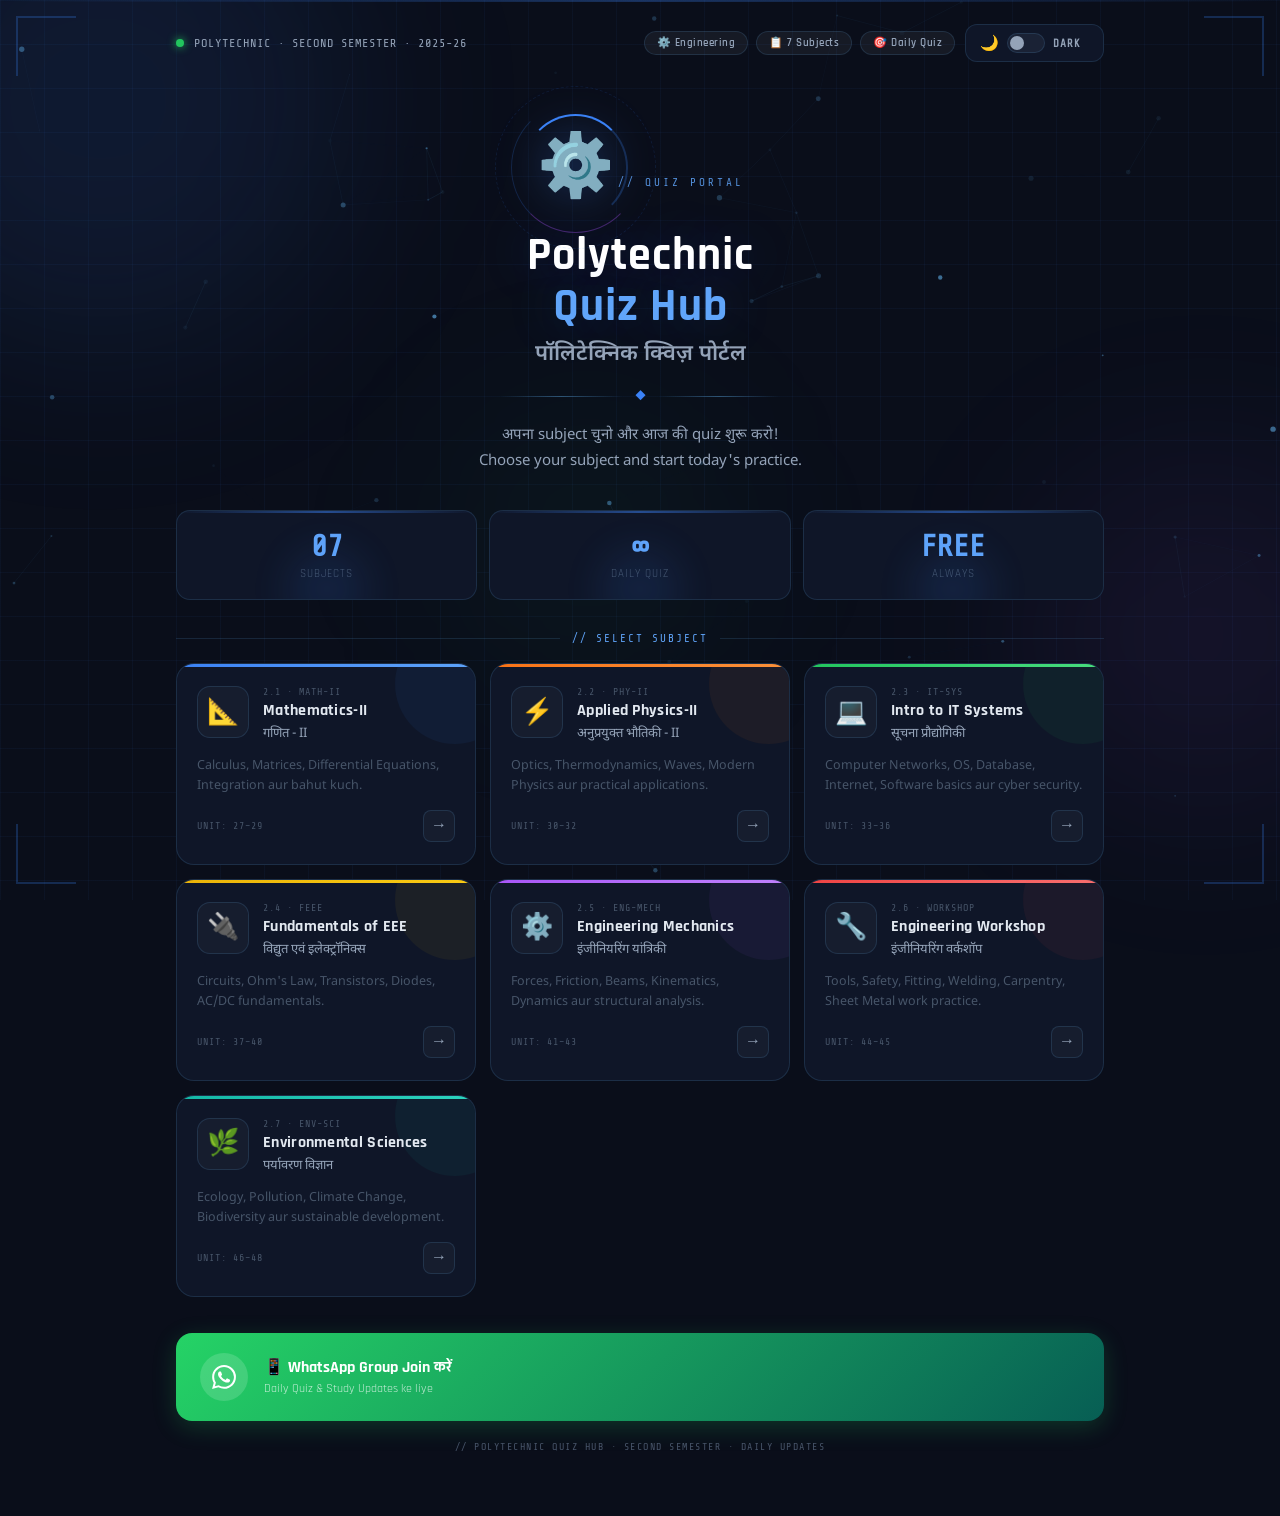
<file: index.html>
<!DOCTYPE html>
<html lang="hi">
<head>
<meta charset="UTF-8">
<meta name="viewport" content="width=device-width, initial-scale=1.0">
<title>Polytechnic Quiz Hub | First Year</title>
<link href="https://fonts.googleapis.com/css2?family=Rajdhani:wght@400;500;600;700&family=Noto+Sans+Devanagari:wght@400;500;700&family=Share+Tech+Mono&display=swap" rel="stylesheet">
<style>
*, *::before, *::after { box-sizing: border-box; margin: 0; padding: 0; }

/* ══════════════════════════════════════
   DARK THEME (default)
══════════════════════════════════════ */
:root {
  --bg:            #0a0e1a;
  --bg-card:       #0f1628;
  --bg-input:      #1a2235;
  --border:        rgba(99,179,237,0.15);
  --border-bright: rgba(99,179,237,0.4);
  --accent:        #3b82f6;
  --accent2:       #60a5fa;
  --accent-glow:   rgba(59,130,246,0.3);
  --text-main:     #e2e8f0;
  --text-sub:      #94a3b8;
  --text-dim:      #475569;
  --green:         #22c55e;
  --grid-color:    rgba(59,130,246,0.05);
  --orb1:          rgba(59,130,246,0.10);
  --orb2:          rgba(168,85,247,0.07);
  --orb3:          rgba(34,197,94,0.05);
  --hero-text:     #ffffff;
  --stat-bg:       rgba(255,255,255,0.03);
  --chip-bg:       rgba(255,255,255,0.05);
}
/* ══════════════════════════════════════
   LIGHT THEME
══════════════════════════════════════ */
body.light {
  --bg:            #eef4ff;
  --bg-card:       #ffffff;
  --bg-input:      #f0f6ff;
  --border:        rgba(59,130,246,0.18);
  --border-bright: rgba(59,130,246,0.5);
  --accent:        #2563eb;
  --accent2:       #1d4ed8;
  --accent-glow:   rgba(37,99,235,0.2);
  --text-main:     #0f172a;
  --text-sub:      #334155;
  --text-dim:      #64748b;
  --green:         #16a34a;
  --grid-color:    rgba(59,130,246,0.07);
  --orb1:          rgba(59,130,246,0.07);
  --orb2:          rgba(168,85,247,0.05);
  --orb3:          rgba(34,197,94,0.04);
  --hero-text:     #0f172a;
  --stat-bg:       rgba(59,130,246,0.04);
  --chip-bg:       rgba(59,130,246,0.06);
}

html { scroll-behavior: smooth; }
body {
  font-family: 'Rajdhani','Noto Sans Devanagari',sans-serif;
  background: var(--bg);
  min-height: 100vh;
  overflow-x: hidden;
  color: var(--text-main);
  transition: background 0.45s ease, color 0.45s ease;
}

/* ── BG: GRID ── */
.grid-bg {
  position:fixed;inset:0;z-index:0;pointer-events:none;
  background-image:
    linear-gradient(var(--grid-color) 1px,transparent 1px),
    linear-gradient(90deg,var(--grid-color) 1px,transparent 1px);
  background-size:44px 44px;
  animation:gridPulse 9s ease-in-out infinite alternate;
  transition:background-image 0.45s ease;
}
@keyframes gridPulse{0%{opacity:.4;background-size:44px 44px}100%{opacity:1;background-size:46px 46px}}

/* ── BG: ORBS ── */
.glow-orb{position:fixed;border-radius:50%;pointer-events:none;z-index:0;filter:blur(90px);animation:orbFloat ease-in-out infinite alternate;transition:background 0.45s ease;}
.orb1{width:500px;height:500px;background:var(--orb1);top:-150px;left:-150px;animation-duration:13s;}
.orb2{width:350px;height:350px;background:var(--orb2);bottom:10%;right:-100px;animation-duration:10s;}
.orb3{width:280px;height:280px;background:var(--orb3);top:45%;left:35%;animation-duration:17s;}
@keyframes orbFloat{0%{transform:translateY(0) scale(1)}100%{transform:translateY(-50px) scale(1.12)}}

/* ── BG: PARTICLES ── */
#particleCanvas{position:fixed;inset:0;z-index:0;pointer-events:none;}

/* ── BG: SCAN LINE ── */
.scan-line{position:fixed;left:0;right:0;height:2px;z-index:1;background:linear-gradient(90deg,transparent,var(--accent),transparent);opacity:.3;animation:scanDown 8s linear infinite;pointer-events:none;}
@keyframes scanDown{0%{top:-2px;opacity:0}5%{opacity:.4}95%{opacity:.2}100%{top:100vh;opacity:0}}

/* ── BG: CORNER DECORATIONS ── */
.corner{position:fixed;width:60px;height:60px;z-index:1;pointer-events:none;opacity:.25;transition:opacity .45s ease;}
body.light .corner{opacity:.12;}
.corner-tl{top:16px;left:16px;border-top:2px solid var(--accent);border-left:2px solid var(--accent);}
.corner-tr{top:16px;right:16px;border-top:2px solid var(--accent);border-right:2px solid var(--accent);}
.corner-bl{bottom:16px;left:16px;border-bottom:2px solid var(--accent);border-left:2px solid var(--accent);}
.corner-br{bottom:16px;right:16px;border-bottom:2px solid var(--accent);border-right:2px solid var(--accent);}

/* ── LAYOUT ── */
.content{position:relative;z-index:2;max-width:960px;margin:0 auto;padding:24px 16px 64px;}

/* ── TOP NAV ── */
.top-nav{display:flex;align-items:center;justify-content:space-between;gap:12px;margin-bottom:22px;flex-wrap:wrap;}
.badge-left{display:flex;align-items:center;gap:10px;}
.badge-dot{width:8px;height:8px;background:var(--green);border-radius:50%;box-shadow:0 0 8px var(--green);animation:blink 2s ease-in-out infinite;}
@keyframes blink{0%,100%{opacity:1}50%{opacity:.2}}
.badge-text{font-family:'Share Tech Mono',monospace;font-size:12px;color:var(--text-sub);letter-spacing:1px;}
.nav-right{display:flex;gap:10px;align-items:center;flex-wrap:wrap;}
.badge-chips{display:flex;gap:8px;flex-wrap:wrap;}
.chip{background:var(--chip-bg);border:1px solid var(--border);color:var(--text-sub);font-size:11px;font-weight:600;padding:4px 12px;border-radius:20px;font-family:'Rajdhani',sans-serif;letter-spacing:.5px;transition:background .45s ease,border-color .45s ease;}

/* ── THEME TOGGLE ── */
.theme-toggle{display:flex;align-items:center;gap:8px;background:var(--bg-card);border:1px solid var(--border);border-radius:12px;padding:8px 14px;cursor:pointer;user-select:none;transition:all .25s ease;}
.theme-toggle:hover{border-color:var(--border-bright);box-shadow:0 0 14px var(--accent-glow);}
.toggle-track{width:38px;height:20px;background:var(--bg-input);border:1px solid var(--border);border-radius:20px;position:relative;transition:background .35s ease;}
body.light .toggle-track{background:var(--accent);border-color:var(--accent);}
.toggle-thumb{position:absolute;top:2px;left:2px;width:14px;height:14px;background:var(--text-sub);border-radius:50%;transition:transform .35s ease,background .35s ease;}
body.light .toggle-thumb{transform:translateX(18px);background:#fff;}
.toggle-icon{font-size:15px;transition:transform .4s ease;}
body.light .toggle-icon{transform:rotate(20deg);}
.toggle-label{font-size:11px;font-weight:700;color:var(--text-sub);letter-spacing:1px;font-family:'Share Tech Mono',monospace;min-width:36px;transition:color .45s ease;}

/* ── HERO ── */
.hero{text-align:center;padding:44px 20px 36px;position:relative;}
.hero-icon-wrap{position:relative;display:inline-block;margin-bottom:24px;}
.hero-icon{font-size:62px;display:block;animation:gearSpin 22s linear infinite;filter:drop-shadow(0 0 24px var(--accent-glow));}
@keyframes gearSpin{to{transform:rotate(360deg)}}
.hero-ring{position:absolute;inset:-14px;border:2px solid transparent;border-top-color:var(--accent);border-right-color:rgba(59,130,246,.25);border-radius:50%;animation:ringRot 3.5s linear infinite;}
.hero-ring2{position:absolute;inset:-26px;border:1.5px solid transparent;border-bottom-color:rgba(168,85,247,.35);border-left-color:rgba(59,130,246,.2);border-radius:50%;animation:ringRot 6s linear infinite reverse;}
.hero-ring3{position:absolute;inset:-42px;border:1px dashed rgba(59,130,246,.12);border-radius:50%;animation:ringRot 14s linear infinite;}
@keyframes ringRot{to{transform:rotate(360deg)}}
.hero-label{display:inline-block;font-family:'Share Tech Mono',monospace;font-size:11px;color:var(--accent2);letter-spacing:3px;text-transform:uppercase;margin-bottom:14px;opacity:.85;}
.hero-title{font-size:46px;font-weight:700;color:var(--hero-text);line-height:1.1;letter-spacing:1px;text-shadow:0 0 50px var(--accent-glow);transition:color .45s ease,text-shadow .45s ease;}
.hero-title span{color:var(--accent2);}
.hero-title-hi{font-size:22px;font-weight:600;color:var(--text-sub);margin-top:8px;font-family:'Noto Sans Devanagari',sans-serif;transition:color .45s ease;}
.hero-divider{display:flex;align-items:center;gap:12px;margin:18px auto;max-width:280px;}
.hero-divider-line{flex:1;height:1px;background:linear-gradient(90deg,transparent,var(--border-bright),transparent);transition:background .45s ease;}
.hero-divider-dot{color:var(--accent);font-size:14px;}
.hero-desc{font-size:15px;color:var(--text-sub);line-height:1.7;max-width:460px;margin:0 auto;font-family:'Noto Sans Devanagari',sans-serif;transition:color .45s ease;}

/* ── STATS ── */
.stats-row{display:grid;grid-template-columns:repeat(3,1fr);gap:12px;margin-bottom:32px;}
.stat-box{background:var(--bg-card);border:1px solid var(--border);border-radius:14px;padding:18px;text-align:center;position:relative;overflow:hidden;transition:background .45s ease,border-color .45s ease;animation:fadeUp .6s ease both;}
.stat-box:nth-child(1){animation-delay:.1s}.stat-box:nth-child(2){animation-delay:.2s}.stat-box:nth-child(3){animation-delay:.3s}
.stat-box::before{content:'';position:absolute;top:0;left:0;right:0;height:2px;background:linear-gradient(90deg,transparent,var(--accent),transparent);opacity:.5;}
.stat-box::after{content:'';position:absolute;bottom:-30px;left:50%;transform:translateX(-50%);width:80px;height:80px;background:var(--accent-glow);border-radius:50%;filter:blur(20px);opacity:.4;transition:opacity .45s ease;}
.stat-num{font-size:30px;font-weight:700;color:var(--accent2);font-family:'Share Tech Mono',monospace;display:block;transition:color .45s ease;}
.stat-label{font-size:11px;color:var(--text-dim);text-transform:uppercase;letter-spacing:1px;margin-top:4px;font-family:'Rajdhani',sans-serif;transition:color .45s ease;}

/* ── SECTION HEADING ── */
.sec-heading{display:flex;align-items:center;gap:12px;margin:28px 0 18px;}
.sec-heading-line{flex:1;height:1px;background:var(--border);transition:background .45s ease;}
.sec-heading-text{font-family:'Share Tech Mono',monospace;font-size:11px;color:var(--accent2);letter-spacing:2px;text-transform:uppercase;white-space:nowrap;transition:color .45s ease;}

/* ── SUBJECT CARDS ── */
.subjects-grid{display:grid;grid-template-columns:repeat(auto-fill,minmax(260px,1fr));gap:14px;margin-bottom:36px;}
.subject-card{background:var(--bg-card);border:1px solid var(--border);border-radius:18px;padding:22px 20px;text-decoration:none;display:flex;flex-direction:column;gap:14px;transition:transform .3s ease,box-shadow .3s ease,border-color .3s ease,background .45s ease;position:relative;overflow:hidden;animation:fadeUp .5s ease both;}
.subject-card:nth-child(1){animation-delay:.05s}.subject-card:nth-child(2){animation-delay:.10s}.subject-card:nth-child(3){animation-delay:.15s}.subject-card:nth-child(4){animation-delay:.20s}.subject-card:nth-child(5){animation-delay:.25s}.subject-card:nth-child(6){animation-delay:.30s}.subject-card:nth-child(7){animation-delay:.35s}
.subject-card::before{content:'';position:absolute;top:0;left:0;right:0;height:3px;border-radius:18px 18px 0 0;}
.subject-card::after{content:'';position:absolute;top:-40px;right:-40px;width:120px;height:120px;border-radius:50%;opacity:.06;transition:opacity .3s ease,transform .3s ease;}
.subject-card:hover{transform:translateY(-5px);border-color:var(--border-bright);}
.subject-card:hover::after{opacity:.14;transform:scale(1.2);}

.c-math::before{background:linear-gradient(90deg,#3b82f6,#60a5fa);}.c-math::after{background:#3b82f6;}.c-math:hover{box-shadow:0 12px 36px rgba(59,130,246,.22);}
.c-phy::before{background:linear-gradient(90deg,#f97316,#fb923c);}.c-phy::after{background:#f97316;}.c-phy:hover{box-shadow:0 12px 36px rgba(249,115,22,.22);}
.c-it::before{background:linear-gradient(90deg,#22c55e,#4ade80);}.c-it::after{background:#22c55e;}.c-it:hover{box-shadow:0 12px 36px rgba(34,197,94,.22);}
.c-elec::before{background:linear-gradient(90deg,#eab308,#facc15);}.c-elec::after{background:#eab308;}.c-elec:hover{box-shadow:0 12px 36px rgba(234,179,8,.22);}
.c-mech::before{background:linear-gradient(90deg,#a855f7,#c084fc);}.c-mech::after{background:#a855f7;}.c-mech:hover{box-shadow:0 12px 36px rgba(168,85,247,.22);}
.c-work::before{background:linear-gradient(90deg,#ef4444,#f87171);}.c-work::after{background:#ef4444;}.c-work:hover{box-shadow:0 12px 36px rgba(239,68,68,.22);}
.c-env::before{background:linear-gradient(90deg,#14b8a6,#2dd4bf);}.c-env::after{background:#14b8a6;}.c-env:hover{box-shadow:0 12px 36px rgba(20,184,166,.22);}

.card-top{display:flex;align-items:flex-start;gap:14px;position:relative;z-index:1;}
.card-icon-box{width:52px;height:52px;border-radius:13px;display:flex;align-items:center;justify-content:center;font-size:26px;flex-shrink:0;background:var(--stat-bg);border:1px solid var(--border);transition:background .45s ease,border-color .45s ease;}
.card-code{font-family:'Share Tech Mono',monospace;font-size:10px;color:var(--text-dim);letter-spacing:1px;margin-bottom:4px;transition:color .45s ease;}
.card-title-en{font-size:16px;font-weight:700;color:var(--text-main);line-height:1.3;letter-spacing:.3px;transition:color .45s ease;}
.card-title-hi{font-size:13px;color:var(--text-sub);margin-top:3px;font-family:'Noto Sans Devanagari',sans-serif;transition:color .45s ease;}
.card-desc{font-size:12.5px;color:var(--text-dim);line-height:1.6;position:relative;z-index:1;font-family:'Noto Sans Devanagari',sans-serif;transition:color .45s ease;}
.card-footer{display:flex;align-items:center;justify-content:space-between;position:relative;z-index:1;}
.card-tag{font-family:'Share Tech Mono',monospace;font-size:10px;color:var(--text-dim);letter-spacing:1px;text-transform:uppercase;transition:color .45s ease;}
.card-arrow-btn{width:32px;height:32px;border-radius:8px;background:var(--stat-bg);border:1px solid var(--border);display:flex;align-items:center;justify-content:center;color:var(--text-sub);font-size:16px;transition:all .25s ease;}
.subject-card:hover .card-arrow-btn{background:rgba(59,130,246,.15);border-color:var(--accent);color:var(--accent2);transform:translateX(4px);}

/* ── WHATSAPP ── */
.wa-box{display:flex;align-items:center;gap:16px;background:linear-gradient(135deg,#25d366,#075e54);color:white;padding:20px 24px;border-radius:16px;text-decoration:none;margin-bottom:20px;transition:transform .3s ease,box-shadow .3s ease;box-shadow:0 6px 24px rgba(37,211,102,.2);}
.wa-box:hover{transform:translateY(-3px);box-shadow:0 10px 36px rgba(37,211,102,.32);}
.wa-icon{width:48px;height:48px;background:rgba(255,255,255,.15);border-radius:50%;display:flex;align-items:center;justify-content:center;flex-shrink:0;}
.wa-title{font-size:16px;font-weight:700;}
.wa-sub{font-size:12px;color:rgba(255,255,255,.75);margin-top:3px;font-family:'Rajdhani',sans-serif;}
.footer-note{text-align:center;font-family:'Share Tech Mono',monospace;font-size:10px;color:var(--text-dim);letter-spacing:1.5px;margin-top:8px;transition:color .45s ease;}

@keyframes fadeUp{from{opacity:0;transform:translateY(22px)}to{opacity:1;transform:translateY(0)}}

@media(max-width:520px){
  .hero-title{font-size:30px;}
  .badge-chips{display:none;}
  .stat-num{font-size:22px;}
  .subjects-grid{grid-template-columns:1fr;}
}
</style>
</head>
<body>

<!-- BACKGROUND LAYERS -->
<div class="grid-bg"></div>
<div class="glow-orb orb1"></div>
<div class="glow-orb orb2"></div>
<div class="glow-orb orb3"></div>
<canvas id="particleCanvas"></canvas>
<div class="scan-line"></div>
<div class="corner corner-tl"></div>
<div class="corner corner-tr"></div>
<div class="corner corner-bl"></div>
<div class="corner corner-br"></div>

<div class="content">

  <!-- TOP NAV -->
  <div class="top-nav">
    <div class="badge-left">
      <div class="badge-dot"></div>
      <span class="badge-text">POLYTECHNIC · SECOND SEMESTER · 2025-26</span>
    </div>
    <div class="nav-right">
      <div class="badge-chips">
        <span class="chip">⚙️ Engineering</span>
        <span class="chip">📋 7 Subjects</span>
        <span class="chip">🎯 Daily Quiz</span>
      </div>
      <div class="theme-toggle" onclick="toggleTheme()">
        <span class="toggle-icon" id="themeIcon">🌙</span>
        <div class="toggle-track"><div class="toggle-thumb"></div></div>
        <span class="toggle-label" id="themeLabel">DARK</span>
      </div>
    </div>
  </div>

  <!-- HERO -->
  <div class="hero">
    <div class="hero-icon-wrap">
      <div class="hero-ring3"></div>
      <div class="hero-ring2"></div>
      <div class="hero-ring"></div>
      <span class="hero-icon">⚙️</span>
    </div>
    <div class="hero-label">// QUIZ PORTAL</div>
    <div class="hero-title">Polytechnic<br><span>Quiz Hub</span></div>
    <div class="hero-title-hi">पॉलिटेक्निक क्विज़ पोर्टल</div>
    <div class="hero-divider">
      <div class="hero-divider-line"></div>
      <div class="hero-divider-dot">◆</div>
      <div class="hero-divider-line"></div>
    </div>
    <div class="hero-desc">
      अपना subject चुनो और आज की quiz शुरू करो!<br>
      Choose your subject and start today's practice.
    </div>
  </div>

  <!-- STATS -->
  <div class="stats-row">
    <div class="stat-box"><span class="stat-num">07</span><div class="stat-label">Subjects</div></div>
    <div class="stat-box"><span class="stat-num">∞</span><div class="stat-label">Daily Quiz</div></div>
    <div class="stat-box"><span class="stat-num">FREE</span><div class="stat-label">Always</div></div>
  </div>

  <!-- SUBJECT HEADING -->
  <div class="sec-heading">
    <div class="sec-heading-line"></div>
    <div class="sec-heading-text">// SELECT SUBJECT</div>
    <div class="sec-heading-line"></div>
  </div>

  <!-- SUBJECT CARDS -->
  <div class="subjects-grid">
    <a href="maths/index.html" class="subject-card c-math">
      <div class="card-top"><div class="card-icon-box">📐</div><div><div class="card-code">2.1 · MATH-II</div><div class="card-title-en">Mathematics-II</div><div class="card-title-hi">गणित - II</div></div></div>
      <div class="card-desc">Calculus, Matrices, Differential Equations, Integration aur bahut kuch.</div>
      <div class="card-footer"><span class="card-tag">UNIT: 27–29</span><div class="card-arrow-btn">→</div></div>
    </a>
    <a href="physics/index.html" class="subject-card c-phy">
      <div class="card-top"><div class="card-icon-box">⚡</div><div><div class="card-code">2.2 · PHY-II</div><div class="card-title-en">Applied Physics-II</div><div class="card-title-hi">अनुप्रयुक्त भौतिकी - II</div></div></div>
      <div class="card-desc">Optics, Thermodynamics, Waves, Modern Physics aur practical applications.</div>
      <div class="card-footer"><span class="card-tag">UNIT: 30–32</span><div class="card-arrow-btn">→</div></div>
    </a>
    <a href="it/index.html" class="subject-card c-it">
      <div class="card-top"><div class="card-icon-box">💻</div><div><div class="card-code">2.3 · IT-SYS</div><div class="card-title-en">Intro to IT Systems</div><div class="card-title-hi">सूचना प्रौद्योगिकी</div></div></div>
      <div class="card-desc">Computer Networks, OS, Database, Internet, Software basics aur cyber security.</div>
      <div class="card-footer"><span class="card-tag">UNIT: 33–36</span><div class="card-arrow-btn">→</div></div>
    </a>
    <a href="electrical/index.html" class="subject-card c-elec">
      <div class="card-top"><div class="card-icon-box">🔌</div><div><div class="card-code">2.4 · FEEE</div><div class="card-title-en">Fundamentals of EEE</div><div class="card-title-hi">विद्युत एवं इलेक्ट्रॉनिक्स</div></div></div>
      <div class="card-desc">Circuits, Ohm's Law, Transistors, Diodes, AC/DC fundamentals.</div>
      <div class="card-footer"><span class="card-tag">UNIT: 37–40</span><div class="card-arrow-btn">→</div></div>
    </a>
    <a href="mechanics/index.html" class="subject-card c-mech">
      <div class="card-top"><div class="card-icon-box">⚙️</div><div><div class="card-code">2.5 · ENG-MECH</div><div class="card-title-en">Engineering Mechanics</div><div class="card-title-hi">इंजीनियरिंग यांत्रिकी</div></div></div>
      <div class="card-desc">Forces, Friction, Beams, Kinematics, Dynamics aur structural analysis.</div>
      <div class="card-footer"><span class="card-tag">UNIT: 41–43</span><div class="card-arrow-btn">→</div></div>
    </a>
    <a href="workshop/index.html" class="subject-card c-work">
      <div class="card-top"><div class="card-icon-box">🔧</div><div><div class="card-code">2.6 · WORKSHOP</div><div class="card-title-en">Engineering Workshop</div><div class="card-title-hi">इंजीनियरिंग वर्कशॉप</div></div></div>
      <div class="card-desc">Tools, Safety, Fitting, Welding, Carpentry, Sheet Metal work practice.</div>
      <div class="card-footer"><span class="card-tag">UNIT: 44–45</span><div class="card-arrow-btn">→</div></div>
    </a>
    <a href="environment/index.html" class="subject-card c-env">
      <div class="card-top"><div class="card-icon-box">🌿</div><div><div class="card-code">2.7 · ENV-SCI</div><div class="card-title-en">Environmental Sciences</div><div class="card-title-hi">पर्यावरण विज्ञान</div></div></div>
      <div class="card-desc">Ecology, Pollution, Climate Change, Biodiversity aur sustainable development.</div>
      <div class="card-footer"><span class="card-tag">UNIT: 46–48</span><div class="card-arrow-btn">→</div></div>
    </a>
  </div>

  <!-- WHATSAPP -->
  <a href="https://chat.whatsapp.com/GuerdAcc5kP4WAVihkO21r" class="wa-box" target="_blank" rel="noopener">
    <div class="wa-icon">
      <svg width="24" height="24" viewBox="0 0 24 24" fill="white"><path d="M17.472 14.382c-.297-.149-1.758-.867-2.03-.967-.273-.099-.471-.148-.67.15-.197.297-.767.966-.94 1.164-.173.199-.347.223-.644.075-.297-.15-1.255-.463-2.39-1.475-.883-.788-1.48-1.761-1.653-2.059-.173-.297-.018-.458.13-.606.134-.133.298-.347.446-.52.149-.174.198-.298.298-.497.099-.198.05-.371-.025-.52-.075-.149-.669-1.612-.916-2.207-.242-.579-.487-.5-.669-.51-.173-.008-.371-.01-.57-.01-.198 0-.52.074-.792.372-.272.297-1.04 1.016-1.04 2.479 0 1.462 1.065 2.875 1.213 3.074.149.198 2.096 3.2 5.077 4.487.709.306 1.262.489 1.694.625.712.227 1.36.195 1.871.118.571-.085 1.758-.719 2.006-1.413.248-.694.248-1.289.173-1.413-.074-.124-.272-.198-.57-.347m-5.421 7.403h-.004a9.87 9.87 0 01-5.031-1.378l-.361-.214-3.741.982.998-3.648-.235-.374a9.86 9.86 0 01-1.51-5.26c.001-5.45 4.436-9.884 9.888-9.884 2.64 0 5.122 1.03 6.988 2.898a9.825 9.825 0 012.893 6.994c-.003 5.45-4.437 9.884-9.885 9.884m8.413-18.297A11.815 11.815 0 0012.05 0C5.495 0 .16 5.335.157 11.892c0 2.096.547 4.142 1.588 5.945L.057 24l6.305-1.654a11.882 11.882 0 005.683 1.448h.005c6.554 0 11.89-5.335 11.893-11.893a11.821 11.821 0 00-3.48-8.413z"/></svg>
    </div>
    <div><div class="wa-title">📱 WhatsApp Group Join करें</div><div class="wa-sub">Daily Quiz & Study Updates ke liye</div></div>
  </a>

  <div class="footer-note">// POLYTECHNIC QUIZ HUB · SECOND SEMESTER · DAILY UPDATES</div>
</div>

<script>
// ════════════════════════════
// THEME TOGGLE
// ════════════════════════════
function toggleTheme() {
  const isLight = document.body.classList.toggle('light');
  document.getElementById('themeIcon').textContent  = isLight ? '☀️' : '🌙';
  document.getElementById('themeLabel').textContent = isLight ? 'LIGHT' : 'DARK';
  localStorage.setItem('poly-theme', isLight ? 'light' : 'dark');
}
// Restore saved theme on load
(function(){
  if (localStorage.getItem('poly-theme') === 'light') {
    document.body.classList.add('light');
    document.getElementById('themeIcon').textContent  = '☀️';
    document.getElementById('themeLabel').textContent = 'LIGHT';
  }
})();

// ════════════════════════════
// PARTICLE NETWORK ANIMATION
// ════════════════════════════
const canvas = document.getElementById('particleCanvas');
const ctx    = canvas.getContext('2d');
const COUNT  = 60;
let particles = [];
let W, H;

function resize() {
  W = canvas.width  = window.innerWidth;
  H = canvas.height = window.innerHeight;
}
window.addEventListener('resize', resize);
resize();

function makeParticle() {
  return {
    x: Math.random() * W,
    y: Math.random() * H,
    r: 0.8 + Math.random() * 2,
    vx: (Math.random() - 0.5) * 0.38,
    vy: (Math.random() - 0.5) * 0.38,
    alpha: 0.15 + Math.random() * 0.5,
    pulse: Math.random() * Math.PI * 2,
    ps:    0.008 + Math.random() * 0.012
  };
}
for (let i = 0; i < COUNT; i++) particles.push(makeParticle());

function drawParticles() {
  ctx.clearRect(0, 0, W, H);
  const isLight  = document.body.classList.contains('light');
  const rgb      = isLight ? '37,99,235' : '99,179,237';
  const maxDist  = 115;

  particles.forEach(p => {
    p.x += p.vx; p.y += p.vy;
    p.pulse += p.ps;
    if (p.x < 0) p.x = W; if (p.x > W) p.x = 0;
    if (p.y < 0) p.y = H; if (p.y > H) p.y = 0;

    const a = p.alpha * (0.55 + 0.45 * Math.sin(p.pulse));
    ctx.beginPath();
    ctx.arc(p.x, p.y, p.r, 0, Math.PI * 2);
    ctx.fillStyle = `rgba(${rgb},${a})`;
    ctx.fill();
  });

  // connecting lines
  for (let i = 0; i < COUNT; i++) {
    for (let j = i + 1; j < COUNT; j++) {
      const dx   = particles[i].x - particles[j].x;
      const dy   = particles[i].y - particles[j].y;
      const dist = Math.sqrt(dx*dx + dy*dy);
      if (dist < maxDist) {
        const la = (1 - dist / maxDist) * (isLight ? 0.07 : 0.13);
        ctx.beginPath();
        ctx.moveTo(particles[i].x, particles[i].y);
        ctx.lineTo(particles[j].x, particles[j].y);
        ctx.strokeStyle = `rgba(${rgb},${la})`;
        ctx.lineWidth   = 0.8;
        ctx.stroke();
      }
    }
  }
  requestAnimationFrame(drawParticles);
}
drawParticles();
</script>
</body>
</html>
</file>
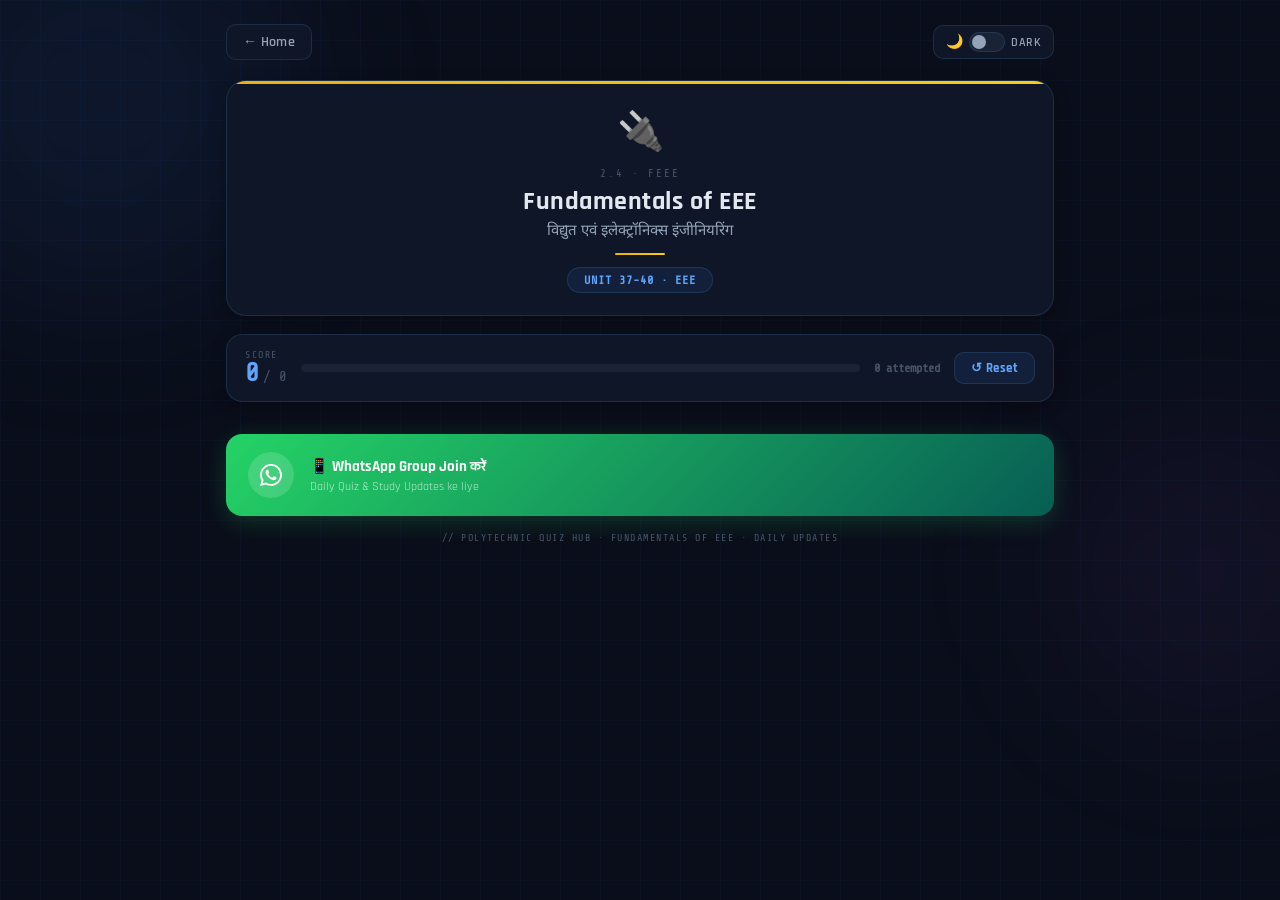
<file: electrical/index.html>
<!DOCTYPE html>
<html lang="hi">
<head>
<meta charset="UTF-8">
<meta name="viewport" content="width=device-width, initial-scale=1.0">
<title>Fundamentals of EEE | Polytechnic Quiz</title>
<link href="https://fonts.googleapis.com/css2?family=Rajdhani:wght@400;500;600;700&family=Noto+Sans+Devanagari:wght@400;500;700&family=Share+Tech+Mono&display=swap" rel="stylesheet">
<link rel="stylesheet" href="../style.css">
<style>
  :root { --subject-color: linear-gradient(90deg,#eab308,#facc15); }
</style>
</head>
<body>

<div class="grid-bg"></div>
<div class="glow-orb orb1"></div>
<div class="glow-orb orb2"></div>

<div class="content">

  <!-- TOP NAV -->
  <div class="top-nav">
    <a href="../index.html" class="home-btn">← Home</a>
    <div class="nav-right">
      <div class="theme-toggle" onclick="toggleTheme()" title="Toggle Dark/Light">
        <span class="toggle-icon" id="themeIcon">🌙</span>
        <div class="toggle-track"><div class="toggle-thumb"></div></div>
        <span class="toggle-label" id="themeLabel">DARK</span>
      </div>
    </div>
  </div>

  <!-- HEADER -->
  <div class="header-box">
    <span class="header-icon">🔌</span>
    <div class="header-code" id="quizCode">2.4 · FEEE</div>
    <div class="header-title-en" id="quizTitleEn">Fundamentals of EEE</div>
    <div class="header-title-hi" id="quizTitleHi">विद्युत एवं इलेक्ट्रॉनिक्स इंजीनियरिंग</div>
    <div class="header-divider"></div>
    <div class="subject-pill" id="quizPill">UNIT 37-40 · EEE</div>
  </div>

  <!-- SCORE BAR -->
  <div class="score-bar">
    <div>
      <div class="score-label">Score</div>
      <div>
        <span class="score-number" id="scoreNum">0</span>
        <span class="score-total" id="totalTxt"> / 0</span>
      </div>
    </div>
    <div class="progress-outer">
      <div class="progress-inner" id="progressBar"></div>
    </div>
    <div class="attempted-txt" id="attemptedTxt">0 attempted</div>
    <button class="reset-btn" onclick="resetAll()">↺ Reset</button>
  </div>

  <!-- QUIZ CONTAINER -->
  <div id="quizContainer"></div>

  <!-- WHATSAPP -->
  <div class="wa-section">
    <a href="https://chat.whatsapp.com/GuerdAcc5kP4WAVihkO21r" class="wa-box" target="_blank" rel="noopener">
      <div class="wa-icon">
        <svg width="22" height="22" viewBox="0 0 24 24" fill="white">
          <path d="M17.472 14.382c-.297-.149-1.758-.867-2.03-.967-.273-.099-.471-.148-.67.15-.197.297-.767.966-.94 1.164-.173.199-.347.223-.644.075-.297-.15-1.255-.463-2.39-1.475-.883-.788-1.48-1.761-1.653-2.059-.173-.297-.018-.458.13-.606.134-.133.298-.347.446-.52.149-.174.198-.298.298-.497.099-.198.05-.371-.025-.52-.075-.149-.669-1.612-.916-2.207-.242-.579-.487-.5-.669-.51-.173-.008-.371-.01-.57-.01-.198 0-.52.074-.792.372-.272.297-1.04 1.016-1.04 2.479 0 1.462 1.065 2.875 1.213 3.074.149.198 2.096 3.2 5.077 4.487.709.306 1.262.489 1.694.625.712.227 1.36.195 1.871.118.571-.085 1.758-.719 2.006-1.413.248-.694.248-1.289.173-1.413-.074-.124-.272-.198-.57-.347m-5.421 7.403h-.004a9.87 9.87 0 01-5.031-1.378l-.361-.214-3.741.982.998-3.648-.235-.374a9.86 9.86 0 01-1.51-5.26c.001-5.45 4.436-9.884 9.888-9.884 2.64 0 5.122 1.03 6.988 2.898a9.825 9.825 0 012.893 6.994c-.003 5.45-4.437 9.884-9.885 9.884m8.413-18.297A11.815 11.815 0 0012.05 0C5.495 0 .16 5.335.157 11.892c0 2.096.547 4.142 1.588 5.945L.057 24l6.305-1.654a11.882 11.882 0 005.683 1.448h.005c6.554 0 11.89-5.335 11.893-11.893a11.821 11.821 0 00-3.48-8.413z"/>
        </svg>
      </div>
      <div>
        <div class="wa-title">📱 WhatsApp Group Join करें</div>
        <div class="wa-sub">Daily Quiz & Study Updates ke liye</div>
      </div>
    </a>
  </div>

  <div class="footer-note">// POLYTECHNIC QUIZ HUB · FUNDAMENTALS OF EEE · DAILY UPDATES</div>

</div>

<script src="script.js"></script>
<script>
  // Theme toggle
  function toggleTheme() {
    const body = document.body;
    const isLight = body.classList.toggle('light');
    document.getElementById('themeIcon').textContent  = isLight ? '☀️' : '🌙';
    document.getElementById('themeLabel').textContent = isLight ? 'LIGHT' : 'DARK';
    localStorage.setItem('poly-theme', isLight ? 'light' : 'dark');
  }
  // Restore saved theme
  if (localStorage.getItem('poly-theme') === 'light') {
    document.body.classList.add('light');
    document.getElementById('themeIcon').textContent  = '☀️';
    document.getElementById('themeLabel').textContent = 'LIGHT';
  }
</script>

<script>
// ── THEME TOGGLE ──
function toggleTheme() {
  const isLight = document.body.classList.toggle('light');
  document.getElementById('themeIcon').textContent  = isLight ? '☀️' : '🌙';
  document.getElementById('themeLabel').textContent = isLight ? 'LIGHT' : 'DARK';
  localStorage.setItem('poly-theme', isLight ? 'light' : 'dark');
}
(function(){
  if (localStorage.getItem('poly-theme') === 'light') {
    document.body.classList.add('light');
    document.getElementById('themeIcon').textContent  = '☀️';
    document.getElementById('themeLabel').textContent = 'LIGHT';
  }
})();

// ── PARTICLE NETWORK ──
const canvas = document.getElementById('particleCanvas');
const ctx    = canvas.getContext('2d');
const COUNT  = 55;
let particles = [];
let W, H;

function resize() { W = canvas.width = window.innerWidth; H = canvas.height = window.innerHeight; }
window.addEventListener('resize', resize);
resize();

for (let i = 0; i < COUNT; i++) {
  particles.push({
    x: Math.random()*W, y: Math.random()*H,
    r: 0.8 + Math.random()*2,
    vx: (Math.random()-.5)*.38, vy: (Math.random()-.5)*.38,
    alpha: 0.15 + Math.random()*.5,
    pulse: Math.random()*Math.PI*2,
    ps: 0.008 + Math.random()*.012
  });
}

function drawParticles() {
  ctx.clearRect(0,0,W,H);
  const isLight = document.body.classList.contains('light');
  const rgb = isLight ? '37,99,235' : '99,179,237';
  const maxDist = 115;
  particles.forEach(p => {
    p.x+=p.vx; p.y+=p.vy; p.pulse+=p.ps;
    if(p.x<0)p.x=W; if(p.x>W)p.x=0;
    if(p.y<0)p.y=H; if(p.y>H)p.y=0;
    const a = p.alpha*(0.55+0.45*Math.sin(p.pulse));
    ctx.beginPath(); ctx.arc(p.x,p.y,p.r,0,Math.PI*2);
    ctx.fillStyle=`rgba(${rgb},${a})`; ctx.fill();
  });
  for(let i=0;i<COUNT;i++) {
    for(let j=i+1;j<COUNT;j++) {
      const dx=particles[i].x-particles[j].x, dy=particles[i].y-particles[j].y;
      const dist=Math.sqrt(dx*dx+dy*dy);
      if(dist<maxDist){
        const la=(1-dist/maxDist)*(isLight?.07:.13);
        ctx.beginPath(); ctx.moveTo(particles[i].x,particles[i].y);
        ctx.lineTo(particles[j].x,particles[j].y);
        ctx.strokeStyle=`rgba(${rgb},${la})`; ctx.lineWidth=.8; ctx.stroke();
      }
    }
  }
  requestAnimationFrame(drawParticles);
}
drawParticles();
</script>

</body>
</html>
</file>
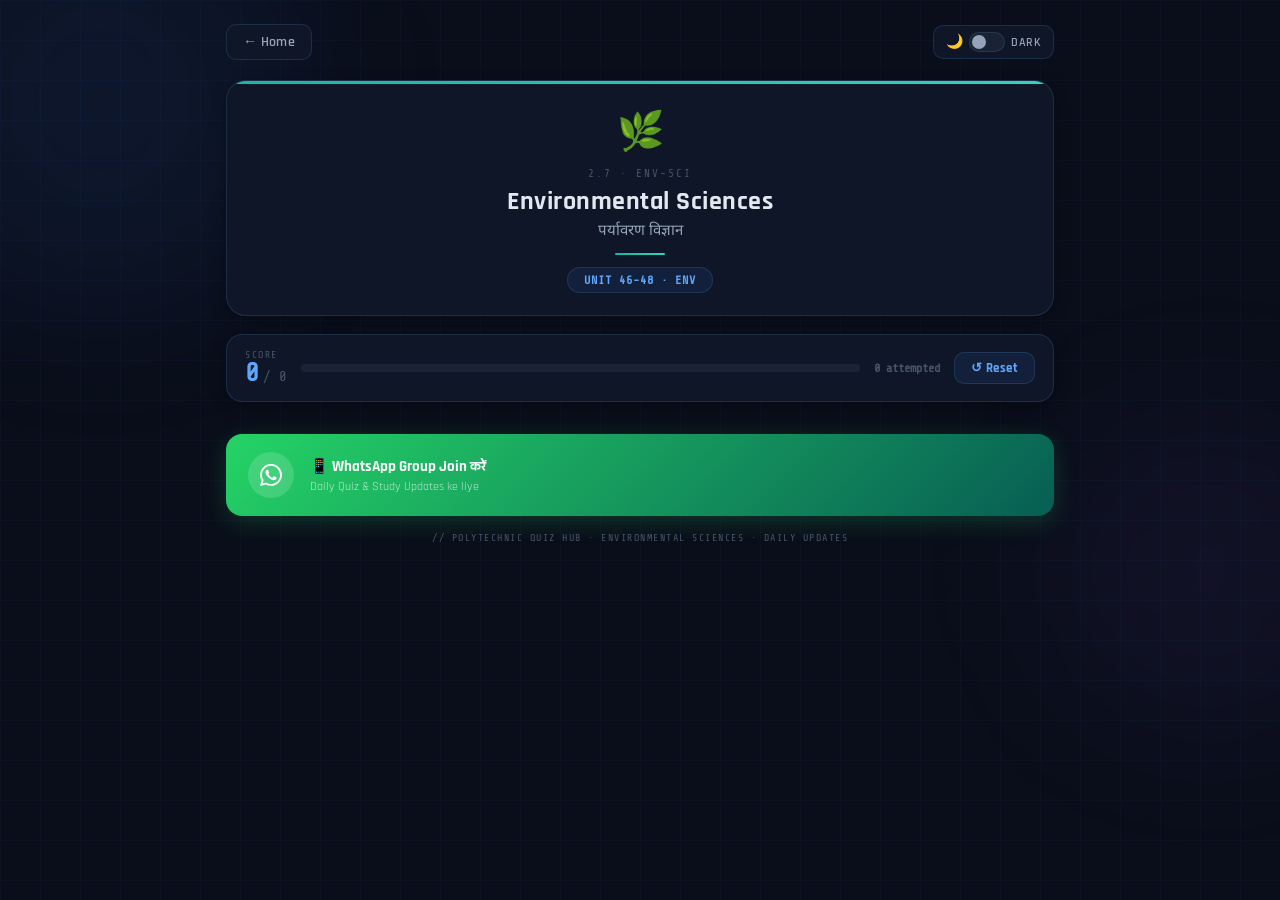
<file: environment/index.html>
<!DOCTYPE html>
<html lang="hi">
<head>
<meta charset="UTF-8">
<meta name="viewport" content="width=device-width, initial-scale=1.0">
<title>Environmental Sciences | Polytechnic Quiz</title>
<link href="https://fonts.googleapis.com/css2?family=Rajdhani:wght@400;500;600;700&family=Noto+Sans+Devanagari:wght@400;500;700&family=Share+Tech+Mono&display=swap" rel="stylesheet">
<link rel="stylesheet" href="../style.css">
<style>
  :root { --subject-color: linear-gradient(90deg,#14b8a6,#2dd4bf); }
</style>
</head>
<body>

<div class="grid-bg"></div>
<div class="glow-orb orb1"></div>
<div class="glow-orb orb2"></div>

<div class="content">

  <!-- TOP NAV -->
  <div class="top-nav">
    <a href="../index.html" class="home-btn">← Home</a>
    <div class="nav-right">
      <div class="theme-toggle" onclick="toggleTheme()" title="Toggle Dark/Light">
        <span class="toggle-icon" id="themeIcon">🌙</span>
        <div class="toggle-track"><div class="toggle-thumb"></div></div>
        <span class="toggle-label" id="themeLabel">DARK</span>
      </div>
    </div>
  </div>

  <!-- HEADER -->
  <div class="header-box">
    <span class="header-icon">🌿</span>
    <div class="header-code" id="quizCode">2.7 · ENV-SCI</div>
    <div class="header-title-en" id="quizTitleEn">Environmental Sciences</div>
    <div class="header-title-hi" id="quizTitleHi">पर्यावरण विज्ञान</div>
    <div class="header-divider"></div>
    <div class="subject-pill" id="quizPill">UNIT 46-48 · ENV</div>
  </div>

  <!-- SCORE BAR -->
  <div class="score-bar">
    <div>
      <div class="score-label">Score</div>
      <div>
        <span class="score-number" id="scoreNum">0</span>
        <span class="score-total" id="totalTxt"> / 0</span>
      </div>
    </div>
    <div class="progress-outer">
      <div class="progress-inner" id="progressBar"></div>
    </div>
    <div class="attempted-txt" id="attemptedTxt">0 attempted</div>
    <button class="reset-btn" onclick="resetAll()">↺ Reset</button>
  </div>

  <!-- QUIZ CONTAINER -->
  <div id="quizContainer"></div>

  <!-- WHATSAPP -->
  <div class="wa-section">
    <a href="https://chat.whatsapp.com/GuerdAcc5kP4WAVihkO21r" class="wa-box" target="_blank" rel="noopener">
      <div class="wa-icon">
        <svg width="22" height="22" viewBox="0 0 24 24" fill="white">
          <path d="M17.472 14.382c-.297-.149-1.758-.867-2.03-.967-.273-.099-.471-.148-.67.15-.197.297-.767.966-.94 1.164-.173.199-.347.223-.644.075-.297-.15-1.255-.463-2.39-1.475-.883-.788-1.48-1.761-1.653-2.059-.173-.297-.018-.458.13-.606.134-.133.298-.347.446-.52.149-.174.198-.298.298-.497.099-.198.05-.371-.025-.52-.075-.149-.669-1.612-.916-2.207-.242-.579-.487-.5-.669-.51-.173-.008-.371-.01-.57-.01-.198 0-.52.074-.792.372-.272.297-1.04 1.016-1.04 2.479 0 1.462 1.065 2.875 1.213 3.074.149.198 2.096 3.2 5.077 4.487.709.306 1.262.489 1.694.625.712.227 1.36.195 1.871.118.571-.085 1.758-.719 2.006-1.413.248-.694.248-1.289.173-1.413-.074-.124-.272-.198-.57-.347m-5.421 7.403h-.004a9.87 9.87 0 01-5.031-1.378l-.361-.214-3.741.982.998-3.648-.235-.374a9.86 9.86 0 01-1.51-5.26c.001-5.45 4.436-9.884 9.888-9.884 2.64 0 5.122 1.03 6.988 2.898a9.825 9.825 0 012.893 6.994c-.003 5.45-4.437 9.884-9.885 9.884m8.413-18.297A11.815 11.815 0 0012.05 0C5.495 0 .16 5.335.157 11.892c0 2.096.547 4.142 1.588 5.945L.057 24l6.305-1.654a11.882 11.882 0 005.683 1.448h.005c6.554 0 11.89-5.335 11.893-11.893a11.821 11.821 0 00-3.48-8.413z"/>
        </svg>
      </div>
      <div>
        <div class="wa-title">📱 WhatsApp Group Join करें</div>
        <div class="wa-sub">Daily Quiz & Study Updates ke liye</div>
      </div>
    </a>
  </div>

  <div class="footer-note">// POLYTECHNIC QUIZ HUB · ENVIRONMENTAL SCIENCES · DAILY UPDATES</div>

</div>

<script src="script.js"></script>
<script>
  // Theme toggle
  function toggleTheme() {
    const body = document.body;
    const isLight = body.classList.toggle('light');
    document.getElementById('themeIcon').textContent  = isLight ? '☀️' : '🌙';
    document.getElementById('themeLabel').textContent = isLight ? 'LIGHT' : 'DARK';
    localStorage.setItem('poly-theme', isLight ? 'light' : 'dark');
  }
  // Restore saved theme
  if (localStorage.getItem('poly-theme') === 'light') {
    document.body.classList.add('light');
    document.getElementById('themeIcon').textContent  = '☀️';
    document.getElementById('themeLabel').textContent = 'LIGHT';
  }
</script>

<script>
// ── THEME TOGGLE ──
function toggleTheme() {
  const isLight = document.body.classList.toggle('light');
  document.getElementById('themeIcon').textContent  = isLight ? '☀️' : '🌙';
  document.getElementById('themeLabel').textContent = isLight ? 'LIGHT' : 'DARK';
  localStorage.setItem('poly-theme', isLight ? 'light' : 'dark');
}
(function(){
  if (localStorage.getItem('poly-theme') === 'light') {
    document.body.classList.add('light');
    document.getElementById('themeIcon').textContent  = '☀️';
    document.getElementById('themeLabel').textContent = 'LIGHT';
  }
})();

// ── PARTICLE NETWORK ──
const canvas = document.getElementById('particleCanvas');
const ctx    = canvas.getContext('2d');
const COUNT  = 55;
let particles = [];
let W, H;

function resize() { W = canvas.width = window.innerWidth; H = canvas.height = window.innerHeight; }
window.addEventListener('resize', resize);
resize();

for (let i = 0; i < COUNT; i++) {
  particles.push({
    x: Math.random()*W, y: Math.random()*H,
    r: 0.8 + Math.random()*2,
    vx: (Math.random()-.5)*.38, vy: (Math.random()-.5)*.38,
    alpha: 0.15 + Math.random()*.5,
    pulse: Math.random()*Math.PI*2,
    ps: 0.008 + Math.random()*.012
  });
}

function drawParticles() {
  ctx.clearRect(0,0,W,H);
  const isLight = document.body.classList.contains('light');
  const rgb = isLight ? '37,99,235' : '99,179,237';
  const maxDist = 115;
  particles.forEach(p => {
    p.x+=p.vx; p.y+=p.vy; p.pulse+=p.ps;
    if(p.x<0)p.x=W; if(p.x>W)p.x=0;
    if(p.y<0)p.y=H; if(p.y>H)p.y=0;
    const a = p.alpha*(0.55+0.45*Math.sin(p.pulse));
    ctx.beginPath(); ctx.arc(p.x,p.y,p.r,0,Math.PI*2);
    ctx.fillStyle=`rgba(${rgb},${a})`; ctx.fill();
  });
  for(let i=0;i<COUNT;i++) {
    for(let j=i+1;j<COUNT;j++) {
      const dx=particles[i].x-particles[j].x, dy=particles[i].y-particles[j].y;
      const dist=Math.sqrt(dx*dx+dy*dy);
      if(dist<maxDist){
        const la=(1-dist/maxDist)*(isLight?.07:.13);
        ctx.beginPath(); ctx.moveTo(particles[i].x,particles[i].y);
        ctx.lineTo(particles[j].x,particles[j].y);
        ctx.strokeStyle=`rgba(${rgb},${la})`; ctx.lineWidth=.8; ctx.stroke();
      }
    }
  }
  requestAnimationFrame(drawParticles);
}
drawParticles();
</script>

</body>
</html>
</file>
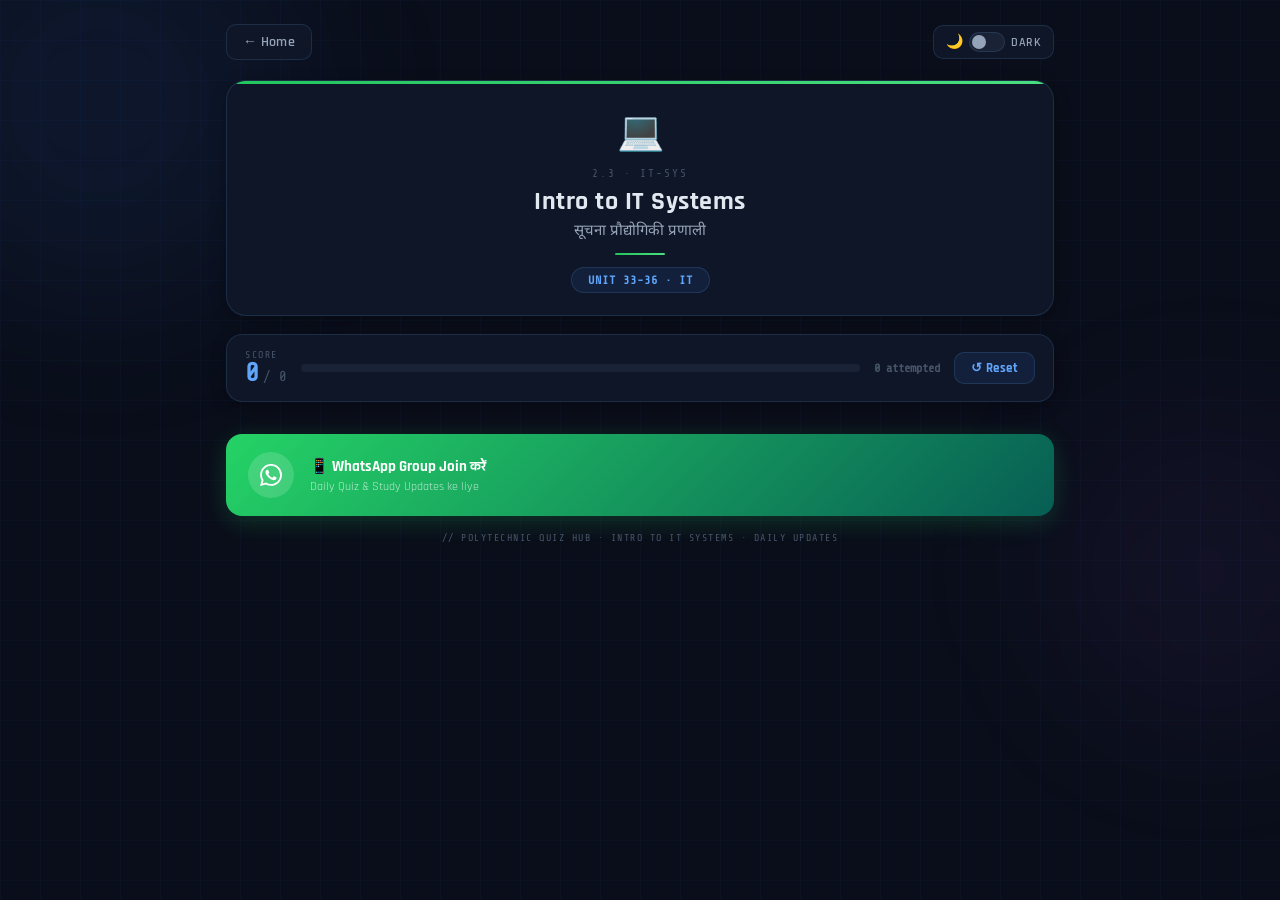
<file: it/index.html>
<!DOCTYPE html>
<html lang="hi">
<head>
<meta charset="UTF-8">
<meta name="viewport" content="width=device-width, initial-scale=1.0">
<title>Intro to IT Systems | Polytechnic Quiz</title>
<link href="https://fonts.googleapis.com/css2?family=Rajdhani:wght@400;500;600;700&family=Noto+Sans+Devanagari:wght@400;500;700&family=Share+Tech+Mono&display=swap" rel="stylesheet">
<link rel="stylesheet" href="../style.css">
<style>
  :root { --subject-color: linear-gradient(90deg,#22c55e,#4ade80); }
</style>
</head>
<body>

<div class="grid-bg"></div>
<div class="glow-orb orb1"></div>
<div class="glow-orb orb2"></div>

<div class="content">

  <!-- TOP NAV -->
  <div class="top-nav">
    <a href="../index.html" class="home-btn">← Home</a>
    <div class="nav-right">
      <div class="theme-toggle" onclick="toggleTheme()" title="Toggle Dark/Light">
        <span class="toggle-icon" id="themeIcon">🌙</span>
        <div class="toggle-track"><div class="toggle-thumb"></div></div>
        <span class="toggle-label" id="themeLabel">DARK</span>
      </div>
    </div>
  </div>

  <!-- HEADER -->
  <div class="header-box">
    <span class="header-icon">💻</span>
    <div class="header-code" id="quizCode">2.3 · IT-SYS</div>
    <div class="header-title-en" id="quizTitleEn">Intro to IT Systems</div>
    <div class="header-title-hi" id="quizTitleHi">सूचना प्रौद्योगिकी प्रणाली</div>
    <div class="header-divider"></div>
    <div class="subject-pill" id="quizPill">UNIT 33-36 · IT</div>
  </div>

  <!-- SCORE BAR -->
  <div class="score-bar">
    <div>
      <div class="score-label">Score</div>
      <div>
        <span class="score-number" id="scoreNum">0</span>
        <span class="score-total" id="totalTxt"> / 0</span>
      </div>
    </div>
    <div class="progress-outer">
      <div class="progress-inner" id="progressBar"></div>
    </div>
    <div class="attempted-txt" id="attemptedTxt">0 attempted</div>
    <button class="reset-btn" onclick="resetAll()">↺ Reset</button>
  </div>

  <!-- QUIZ CONTAINER -->
  <div id="quizContainer"></div>

  <!-- WHATSAPP -->
  <div class="wa-section">
    <a href="https://chat.whatsapp.com/GuerdAcc5kP4WAVihkO21r" class="wa-box" target="_blank" rel="noopener">
      <div class="wa-icon">
        <svg width="22" height="22" viewBox="0 0 24 24" fill="white">
          <path d="M17.472 14.382c-.297-.149-1.758-.867-2.03-.967-.273-.099-.471-.148-.67.15-.197.297-.767.966-.94 1.164-.173.199-.347.223-.644.075-.297-.15-1.255-.463-2.39-1.475-.883-.788-1.48-1.761-1.653-2.059-.173-.297-.018-.458.13-.606.134-.133.298-.347.446-.52.149-.174.198-.298.298-.497.099-.198.05-.371-.025-.52-.075-.149-.669-1.612-.916-2.207-.242-.579-.487-.5-.669-.51-.173-.008-.371-.01-.57-.01-.198 0-.52.074-.792.372-.272.297-1.04 1.016-1.04 2.479 0 1.462 1.065 2.875 1.213 3.074.149.198 2.096 3.2 5.077 4.487.709.306 1.262.489 1.694.625.712.227 1.36.195 1.871.118.571-.085 1.758-.719 2.006-1.413.248-.694.248-1.289.173-1.413-.074-.124-.272-.198-.57-.347m-5.421 7.403h-.004a9.87 9.87 0 01-5.031-1.378l-.361-.214-3.741.982.998-3.648-.235-.374a9.86 9.86 0 01-1.51-5.26c.001-5.45 4.436-9.884 9.888-9.884 2.64 0 5.122 1.03 6.988 2.898a9.825 9.825 0 012.893 6.994c-.003 5.45-4.437 9.884-9.885 9.884m8.413-18.297A11.815 11.815 0 0012.05 0C5.495 0 .16 5.335.157 11.892c0 2.096.547 4.142 1.588 5.945L.057 24l6.305-1.654a11.882 11.882 0 005.683 1.448h.005c6.554 0 11.89-5.335 11.893-11.893a11.821 11.821 0 00-3.48-8.413z"/>
        </svg>
      </div>
      <div>
        <div class="wa-title">📱 WhatsApp Group Join करें</div>
        <div class="wa-sub">Daily Quiz & Study Updates ke liye</div>
      </div>
    </a>
  </div>

  <div class="footer-note">// POLYTECHNIC QUIZ HUB · INTRO TO IT SYSTEMS · DAILY UPDATES</div>

</div>

<script src="script.js"></script>
<script>
  // Theme toggle
  function toggleTheme() {
    const body = document.body;
    const isLight = body.classList.toggle('light');
    document.getElementById('themeIcon').textContent  = isLight ? '☀️' : '🌙';
    document.getElementById('themeLabel').textContent = isLight ? 'LIGHT' : 'DARK';
    localStorage.setItem('poly-theme', isLight ? 'light' : 'dark');
  }
  // Restore saved theme
  if (localStorage.getItem('poly-theme') === 'light') {
    document.body.classList.add('light');
    document.getElementById('themeIcon').textContent  = '☀️';
    document.getElementById('themeLabel').textContent = 'LIGHT';
  }
</script>

<script>
// ── THEME TOGGLE ──
function toggleTheme() {
  const isLight = document.body.classList.toggle('light');
  document.getElementById('themeIcon').textContent  = isLight ? '☀️' : '🌙';
  document.getElementById('themeLabel').textContent = isLight ? 'LIGHT' : 'DARK';
  localStorage.setItem('poly-theme', isLight ? 'light' : 'dark');
}
(function(){
  if (localStorage.getItem('poly-theme') === 'light') {
    document.body.classList.add('light');
    document.getElementById('themeIcon').textContent  = '☀️';
    document.getElementById('themeLabel').textContent = 'LIGHT';
  }
})();

// ── PARTICLE NETWORK ──
const canvas = document.getElementById('particleCanvas');
const ctx    = canvas.getContext('2d');
const COUNT  = 55;
let particles = [];
let W, H;

function resize() { W = canvas.width = window.innerWidth; H = canvas.height = window.innerHeight; }
window.addEventListener('resize', resize);
resize();

for (let i = 0; i < COUNT; i++) {
  particles.push({
    x: Math.random()*W, y: Math.random()*H,
    r: 0.8 + Math.random()*2,
    vx: (Math.random()-.5)*.38, vy: (Math.random()-.5)*.38,
    alpha: 0.15 + Math.random()*.5,
    pulse: Math.random()*Math.PI*2,
    ps: 0.008 + Math.random()*.012
  });
}

function drawParticles() {
  ctx.clearRect(0,0,W,H);
  const isLight = document.body.classList.contains('light');
  const rgb = isLight ? '37,99,235' : '99,179,237';
  const maxDist = 115;
  particles.forEach(p => {
    p.x+=p.vx; p.y+=p.vy; p.pulse+=p.ps;
    if(p.x<0)p.x=W; if(p.x>W)p.x=0;
    if(p.y<0)p.y=H; if(p.y>H)p.y=0;
    const a = p.alpha*(0.55+0.45*Math.sin(p.pulse));
    ctx.beginPath(); ctx.arc(p.x,p.y,p.r,0,Math.PI*2);
    ctx.fillStyle=`rgba(${rgb},${a})`; ctx.fill();
  });
  for(let i=0;i<COUNT;i++) {
    for(let j=i+1;j<COUNT;j++) {
      const dx=particles[i].x-particles[j].x, dy=particles[i].y-particles[j].y;
      const dist=Math.sqrt(dx*dx+dy*dy);
      if(dist<maxDist){
        const la=(1-dist/maxDist)*(isLight?.07:.13);
        ctx.beginPath(); ctx.moveTo(particles[i].x,particles[i].y);
        ctx.lineTo(particles[j].x,particles[j].y);
        ctx.strokeStyle=`rgba(${rgb},${la})`; ctx.lineWidth=.8; ctx.stroke();
      }
    }
  }
  requestAnimationFrame(drawParticles);
}
drawParticles();
</script>

</body>
</html>
</file>
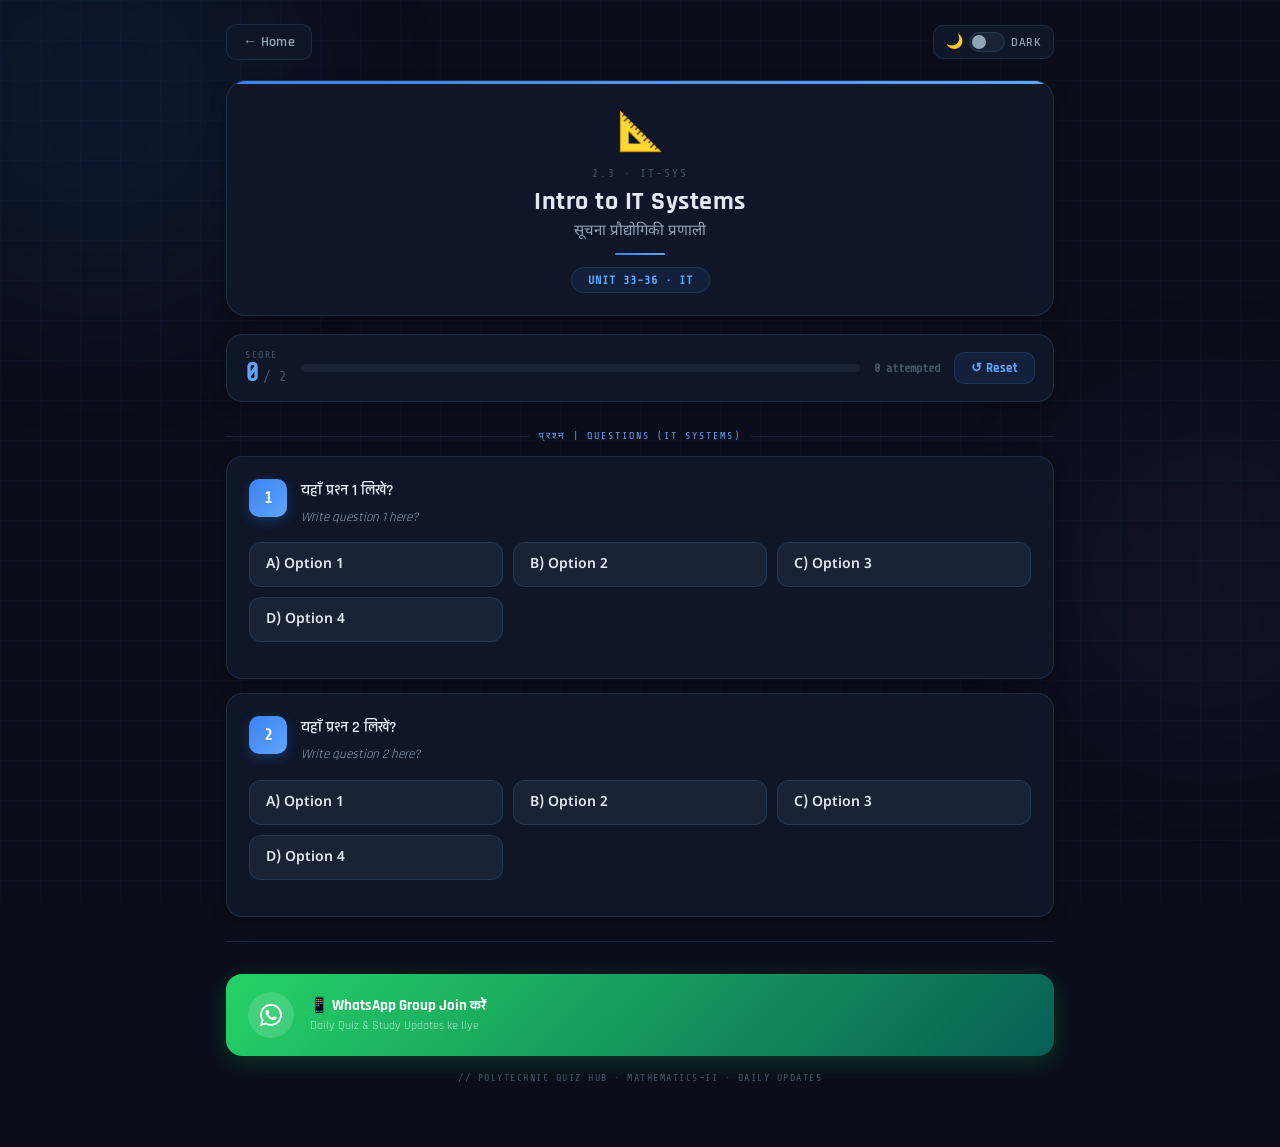
<file: maths/index.html>
<!DOCTYPE html>
<html lang="hi">
<head>
<meta charset="UTF-8">
<meta name="viewport" content="width=device-width, initial-scale=1.0">
<title>Mathematics-II | Polytechnic Quiz</title>
<link href="https://fonts.googleapis.com/css2?family=Rajdhani:wght@400;500;600;700&family=Noto+Sans+Devanagari:wght@400;500;700&family=Share+Tech+Mono&display=swap" rel="stylesheet">
<link rel="stylesheet" href="../style.css">
<style>
  :root { --subject-color: linear-gradient(90deg,#3b82f6,#60a5fa); }
</style>
</head>
<body>

<div class="grid-bg"></div>
<div class="glow-orb orb1"></div>
<div class="glow-orb orb2"></div>

<div class="content">

  <!-- TOP NAV -->
  <div class="top-nav">
    <a href="../index.html" class="home-btn">← Home</a>
    <div class="nav-right">
      <div class="theme-toggle" onclick="toggleTheme()" title="Toggle Dark/Light">
        <span class="toggle-icon" id="themeIcon">🌙</span>
        <div class="toggle-track"><div class="toggle-thumb"></div></div>
        <span class="toggle-label" id="themeLabel">DARK</span>
      </div>
    </div>
  </div>

  <!-- HEADER -->
  <div class="header-box">
    <span class="header-icon">📐</span>
    <div class="header-code" id="quizCode">2.1 · MATH-II</div>
    <div class="header-title-en" id="quizTitleEn">Mathematics-II</div>
    <div class="header-title-hi" id="quizTitleHi">गणित - II</div>
    <div class="header-divider"></div>
    <div class="subject-pill" id="quizPill">UNIT 27-29 · MATH</div>
  </div>

  <!-- SCORE BAR -->
  <div class="score-bar">
    <div>
      <div class="score-label">Score</div>
      <div>
        <span class="score-number" id="scoreNum">0</span>
        <span class="score-total" id="totalTxt"> / 0</span>
      </div>
    </div>
    <div class="progress-outer">
      <div class="progress-inner" id="progressBar"></div>
    </div>
    <div class="attempted-txt" id="attemptedTxt">0 attempted</div>
    <button class="reset-btn" onclick="resetAll()">↺ Reset</button>
  </div>

  <!-- QUIZ CONTAINER -->
  <div id="quizContainer"></div>

  <!-- WHATSAPP -->
  <div class="wa-section">
    <a href="https://chat.whatsapp.com/GuerdAcc5kP4WAVihkO21r" class="wa-box" target="_blank" rel="noopener">
      <div class="wa-icon">
        <svg width="22" height="22" viewBox="0 0 24 24" fill="white">
          <path d="M17.472 14.382c-.297-.149-1.758-.867-2.03-.967-.273-.099-.471-.148-.67.15-.197.297-.767.966-.94 1.164-.173.199-.347.223-.644.075-.297-.15-1.255-.463-2.39-1.475-.883-.788-1.48-1.761-1.653-2.059-.173-.297-.018-.458.13-.606.134-.133.298-.347.446-.52.149-.174.198-.298.298-.497.099-.198.05-.371-.025-.52-.075-.149-.669-1.612-.916-2.207-.242-.579-.487-.5-.669-.51-.173-.008-.371-.01-.57-.01-.198 0-.52.074-.792.372-.272.297-1.04 1.016-1.04 2.479 0 1.462 1.065 2.875 1.213 3.074.149.198 2.096 3.2 5.077 4.487.709.306 1.262.489 1.694.625.712.227 1.36.195 1.871.118.571-.085 1.758-.719 2.006-1.413.248-.694.248-1.289.173-1.413-.074-.124-.272-.198-.57-.347m-5.421 7.403h-.004a9.87 9.87 0 01-5.031-1.378l-.361-.214-3.741.982.998-3.648-.235-.374a9.86 9.86 0 01-1.51-5.26c.001-5.45 4.436-9.884 9.888-9.884 2.64 0 5.122 1.03 6.988 2.898a9.825 9.825 0 012.893 6.994c-.003 5.45-4.437 9.884-9.885 9.884m8.413-18.297A11.815 11.815 0 0012.05 0C5.495 0 .16 5.335.157 11.892c0 2.096.547 4.142 1.588 5.945L.057 24l6.305-1.654a11.882 11.882 0 005.683 1.448h.005c6.554 0 11.89-5.335 11.893-11.893a11.821 11.821 0 00-3.48-8.413z"/>
        </svg>
      </div>
      <div>
        <div class="wa-title">📱 WhatsApp Group Join करें</div>
        <div class="wa-sub">Daily Quiz & Study Updates ke liye</div>
      </div>
    </a>
  </div>

  <div class="footer-note">// POLYTECHNIC QUIZ HUB · MATHEMATICS-II · DAILY UPDATES</div>

</div>

<script src="script.js"></script>
<script>
// ════════════════════════════
// THEME TOGGLE
// ════════════════════════════
function toggleTheme() {
  const isLight = document.body.classList.toggle('light');
  document.getElementById('themeIcon').textContent  = isLight ? '☀️' : '🌙';
  document.getElementById('themeLabel').textContent = isLight ? 'LIGHT' : 'DARK';
  localStorage.setItem('poly-theme', isLight ? 'light' : 'dark');
}
// Restore saved theme on load
(function(){
  if (localStorage.getItem('poly-theme') === 'light') {
    document.body.classList.add('light');
    document.getElementById('themeIcon').textContent  = '☀️';
    document.getElementById('themeLabel').textContent = 'LIGHT';
  }
})();

// ════════════════════════════
// PARTICLE NETWORK ANIMATION
// ════════════════════════════
const canvas = document.getElementById('particleCanvas');
const ctx    = canvas.getContext('2d');
const COUNT  = 60;
let particles = [];
let W, H;

function resize() {
  W = canvas.width  = window.innerWidth;
  H = canvas.height = window.innerHeight;
}
window.addEventListener('resize', resize);
resize();

function makeParticle() {
  return {
    x: Math.random() * W,
    y: Math.random() * H,
    r: 0.8 + Math.random() * 2,
    vx: (Math.random() - 0.5) * 0.38,
    vy: (Math.random() - 0.5) * 0.38,
    alpha: 0.15 + Math.random() * 0.5,
    pulse: Math.random() * Math.PI * 2,
    ps:    0.008 + Math.random() * 0.012
  };
}
for (let i = 0; i < COUNT; i++) particles.push(makeParticle());

function drawParticles() {
  ctx.clearRect(0, 0, W, H);
  const isLight  = document.body.classList.contains('light');
  const rgb      = isLight ? '37,99,235' : '99,179,237';
  const maxDist  = 115;

  particles.forEach(p => {
    p.x += p.vx; p.y += p.vy;
    p.pulse += p.ps;
    if (p.x < 0) p.x = W; if (p.x > W) p.x = 0;
    if (p.y < 0) p.y = H; if (p.y > H) p.y = 0;

    const a = p.alpha * (0.55 + 0.45 * Math.sin(p.pulse));
    ctx.beginPath();
    ctx.arc(p.x, p.y, p.r, 0, Math.PI * 2);
    ctx.fillStyle = `rgba(${rgb},${a})`;
    ctx.fill();
  });

  // connecting lines
  for (let i = 0; i < COUNT; i++) {
    for (let j = i + 1; j < COUNT; j++) {
      const dx   = particles[i].x - particles[j].x;
      const dy   = particles[i].y - particles[j].y;
      const dist = Math.sqrt(dx*dx + dy*dy);
      if (dist < maxDist) {
        const la = (1 - dist / maxDist) * (isLight ? 0.07 : 0.13);
        ctx.beginPath();
        ctx.moveTo(particles[i].x, particles[i].y);
        ctx.lineTo(particles[j].x, particles[j].y);
        ctx.strokeStyle = `rgba(${rgb},${la})`;
        ctx.lineWidth   = 0.8;
        ctx.stroke();
      }
    }
  }
  requestAnimationFrame(drawParticles);
}
drawParticles();
</script>

</body>
</html>
</file>
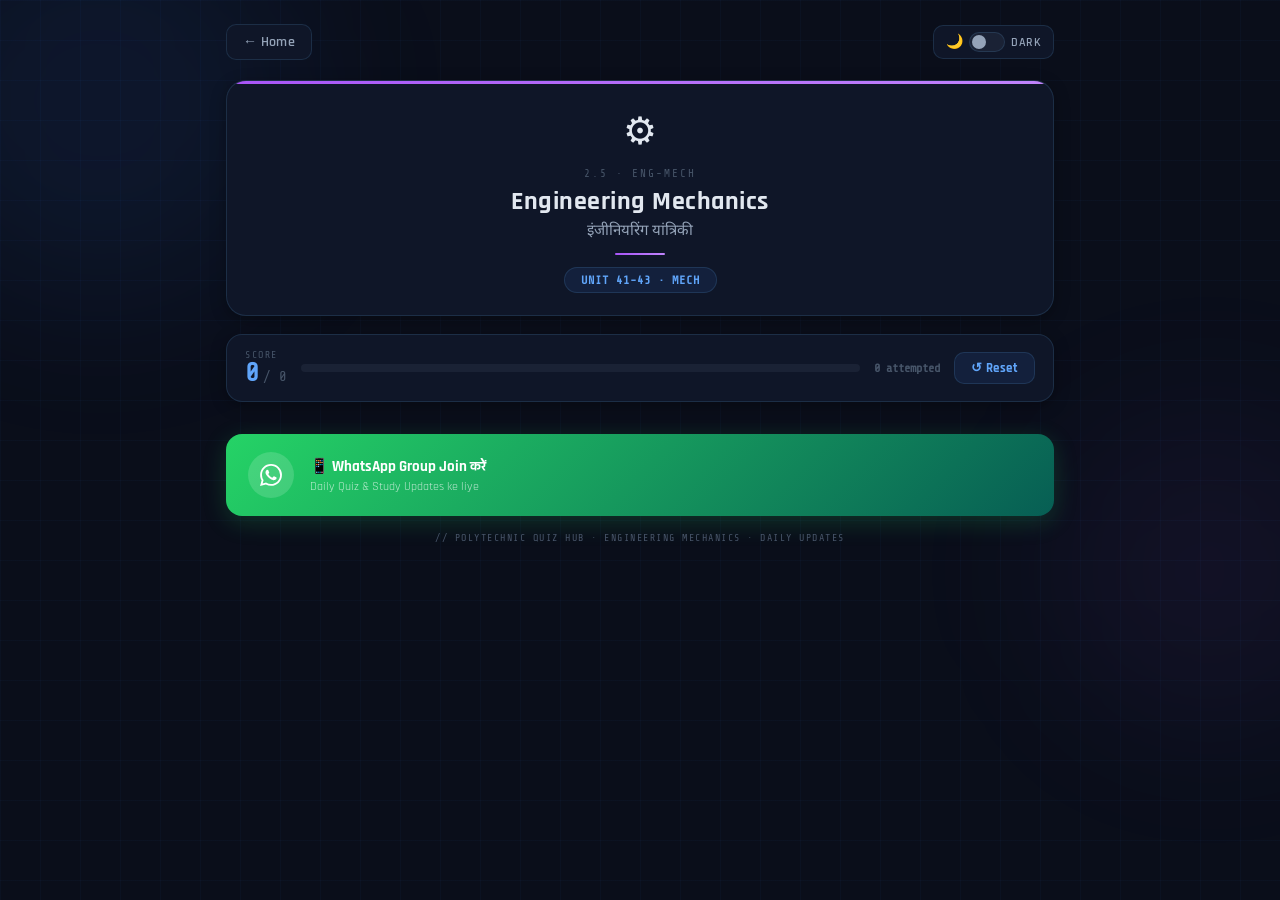
<file: mechanics/index.html>
<!DOCTYPE html>
<html lang="hi">
<head>
<meta charset="UTF-8">
<meta name="viewport" content="width=device-width, initial-scale=1.0">
<title>Engineering Mechanics | Polytechnic Quiz</title>
<link href="https://fonts.googleapis.com/css2?family=Rajdhani:wght@400;500;600;700&family=Noto+Sans+Devanagari:wght@400;500;700&family=Share+Tech+Mono&display=swap" rel="stylesheet">
<link rel="stylesheet" href="../style.css">
<style>
  :root { --subject-color: linear-gradient(90deg,#a855f7,#c084fc); }
</style>
</head>
<body>

<div class="grid-bg"></div>
<div class="glow-orb orb1"></div>
<div class="glow-orb orb2"></div>

<div class="content">

  <!-- TOP NAV -->
  <div class="top-nav">
    <a href="../index.html" class="home-btn">← Home</a>
    <div class="nav-right">
      <div class="theme-toggle" onclick="toggleTheme()" title="Toggle Dark/Light">
        <span class="toggle-icon" id="themeIcon">🌙</span>
        <div class="toggle-track"><div class="toggle-thumb"></div></div>
        <span class="toggle-label" id="themeLabel">DARK</span>
      </div>
    </div>
  </div>

  <!-- HEADER -->
  <div class="header-box">
    <span class="header-icon">⚙</span>
    <div class="header-code" id="quizCode">2.5 · ENG-MECH</div>
    <div class="header-title-en" id="quizTitleEn">Engineering Mechanics</div>
    <div class="header-title-hi" id="quizTitleHi">इंजीनियरिंग यांत्रिकी</div>
    <div class="header-divider"></div>
    <div class="subject-pill" id="quizPill">UNIT 41-43 · MECH</div>
  </div>

  <!-- SCORE BAR -->
  <div class="score-bar">
    <div>
      <div class="score-label">Score</div>
      <div>
        <span class="score-number" id="scoreNum">0</span>
        <span class="score-total" id="totalTxt"> / 0</span>
      </div>
    </div>
    <div class="progress-outer">
      <div class="progress-inner" id="progressBar"></div>
    </div>
    <div class="attempted-txt" id="attemptedTxt">0 attempted</div>
    <button class="reset-btn" onclick="resetAll()">↺ Reset</button>
  </div>

  <!-- QUIZ CONTAINER -->
  <div id="quizContainer"></div>

  <!-- WHATSAPP -->
  <div class="wa-section">
    <a href="https://chat.whatsapp.com/GuerdAcc5kP4WAVihkO21r" class="wa-box" target="_blank" rel="noopener">
      <div class="wa-icon">
        <svg width="22" height="22" viewBox="0 0 24 24" fill="white">
          <path d="M17.472 14.382c-.297-.149-1.758-.867-2.03-.967-.273-.099-.471-.148-.67.15-.197.297-.767.966-.94 1.164-.173.199-.347.223-.644.075-.297-.15-1.255-.463-2.39-1.475-.883-.788-1.48-1.761-1.653-2.059-.173-.297-.018-.458.13-.606.134-.133.298-.347.446-.52.149-.174.198-.298.298-.497.099-.198.05-.371-.025-.52-.075-.149-.669-1.612-.916-2.207-.242-.579-.487-.5-.669-.51-.173-.008-.371-.01-.57-.01-.198 0-.52.074-.792.372-.272.297-1.04 1.016-1.04 2.479 0 1.462 1.065 2.875 1.213 3.074.149.198 2.096 3.2 5.077 4.487.709.306 1.262.489 1.694.625.712.227 1.36.195 1.871.118.571-.085 1.758-.719 2.006-1.413.248-.694.248-1.289.173-1.413-.074-.124-.272-.198-.57-.347m-5.421 7.403h-.004a9.87 9.87 0 01-5.031-1.378l-.361-.214-3.741.982.998-3.648-.235-.374a9.86 9.86 0 01-1.51-5.26c.001-5.45 4.436-9.884 9.888-9.884 2.64 0 5.122 1.03 6.988 2.898a9.825 9.825 0 012.893 6.994c-.003 5.45-4.437 9.884-9.885 9.884m8.413-18.297A11.815 11.815 0 0012.05 0C5.495 0 .16 5.335.157 11.892c0 2.096.547 4.142 1.588 5.945L.057 24l6.305-1.654a11.882 11.882 0 005.683 1.448h.005c6.554 0 11.89-5.335 11.893-11.893a11.821 11.821 0 00-3.48-8.413z"/>
        </svg>
      </div>
      <div>
        <div class="wa-title">📱 WhatsApp Group Join करें</div>
        <div class="wa-sub">Daily Quiz & Study Updates ke liye</div>
      </div>
    </a>
  </div>

  <div class="footer-note">// POLYTECHNIC QUIZ HUB · ENGINEERING MECHANICS · DAILY UPDATES</div>

</div>

<script src="script.js"></script>
<script>
  // Theme toggle
  function toggleTheme() {
    const body = document.body;
    const isLight = body.classList.toggle('light');
    document.getElementById('themeIcon').textContent  = isLight ? '☀️' : '🌙';
    document.getElementById('themeLabel').textContent = isLight ? 'LIGHT' : 'DARK';
    localStorage.setItem('poly-theme', isLight ? 'light' : 'dark');
  }
  // Restore saved theme
  if (localStorage.getItem('poly-theme') === 'light') {
    document.body.classList.add('light');
    document.getElementById('themeIcon').textContent  = '☀️';
    document.getElementById('themeLabel').textContent = 'LIGHT';
  }
</script>

<script>
// ── THEME TOGGLE ──
function toggleTheme() {
  const isLight = document.body.classList.toggle('light');
  document.getElementById('themeIcon').textContent  = isLight ? '☀️' : '🌙';
  document.getElementById('themeLabel').textContent = isLight ? 'LIGHT' : 'DARK';
  localStorage.setItem('poly-theme', isLight ? 'light' : 'dark');
}
(function(){
  if (localStorage.getItem('poly-theme') === 'light') {
    document.body.classList.add('light');
    document.getElementById('themeIcon').textContent  = '☀️';
    document.getElementById('themeLabel').textContent = 'LIGHT';
  }
})();

// ── PARTICLE NETWORK ──
const canvas = document.getElementById('particleCanvas');
const ctx    = canvas.getContext('2d');
const COUNT  = 55;
let particles = [];
let W, H;

function resize() { W = canvas.width = window.innerWidth; H = canvas.height = window.innerHeight; }
window.addEventListener('resize', resize);
resize();

for (let i = 0; i < COUNT; i++) {
  particles.push({
    x: Math.random()*W, y: Math.random()*H,
    r: 0.8 + Math.random()*2,
    vx: (Math.random()-.5)*.38, vy: (Math.random()-.5)*.38,
    alpha: 0.15 + Math.random()*.5,
    pulse: Math.random()*Math.PI*2,
    ps: 0.008 + Math.random()*.012
  });
}

function drawParticles() {
  ctx.clearRect(0,0,W,H);
  const isLight = document.body.classList.contains('light');
  const rgb = isLight ? '37,99,235' : '99,179,237';
  const maxDist = 115;
  particles.forEach(p => {
    p.x+=p.vx; p.y+=p.vy; p.pulse+=p.ps;
    if(p.x<0)p.x=W; if(p.x>W)p.x=0;
    if(p.y<0)p.y=H; if(p.y>H)p.y=0;
    const a = p.alpha*(0.55+0.45*Math.sin(p.pulse));
    ctx.beginPath(); ctx.arc(p.x,p.y,p.r,0,Math.PI*2);
    ctx.fillStyle=`rgba(${rgb},${a})`; ctx.fill();
  });
  for(let i=0;i<COUNT;i++) {
    for(let j=i+1;j<COUNT;j++) {
      const dx=particles[i].x-particles[j].x, dy=particles[i].y-particles[j].y;
      const dist=Math.sqrt(dx*dx+dy*dy);
      if(dist<maxDist){
        const la=(1-dist/maxDist)*(isLight?.07:.13);
        ctx.beginPath(); ctx.moveTo(particles[i].x,particles[i].y);
        ctx.lineTo(particles[j].x,particles[j].y);
        ctx.strokeStyle=`rgba(${rgb},${la})`; ctx.lineWidth=.8; ctx.stroke();
      }
    }
  }
  requestAnimationFrame(drawParticles);
}
drawParticles();
</script>

</body>
</html>
</file>
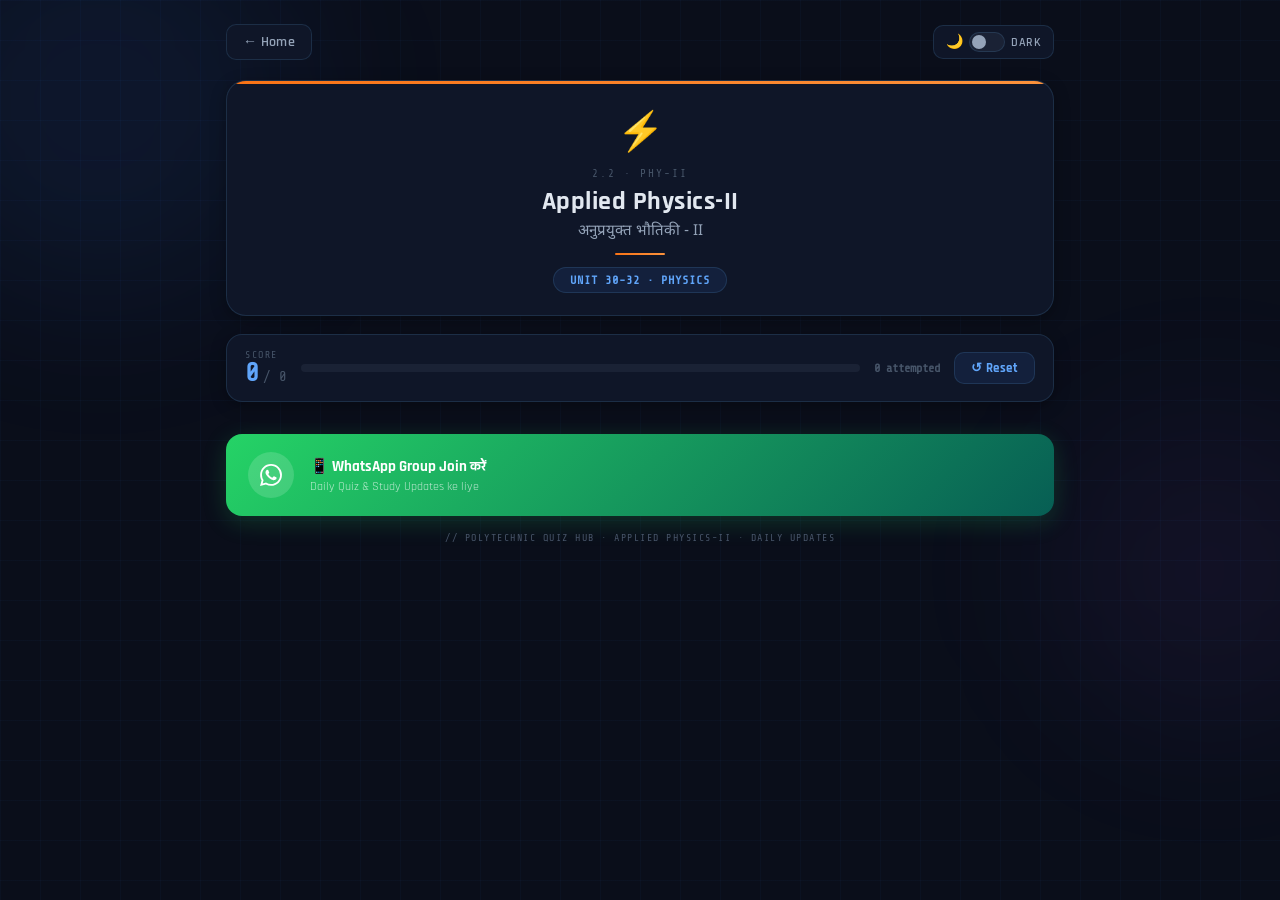
<file: physics/index.html>
<!DOCTYPE html>
<html lang="hi">
<head>
<meta charset="UTF-8">
<meta name="viewport" content="width=device-width, initial-scale=1.0">
<title>Applied Physics-II | Polytechnic Quiz</title>
<link href="https://fonts.googleapis.com/css2?family=Rajdhani:wght@400;500;600;700&family=Noto+Sans+Devanagari:wght@400;500;700&family=Share+Tech+Mono&display=swap" rel="stylesheet">
<link rel="stylesheet" href="../style.css">
<style>
  :root { --subject-color: linear-gradient(90deg,#f97316,#fb923c); }
</style>
</head>
<body>

<div class="grid-bg"></div>
<div class="glow-orb orb1"></div>
<div class="glow-orb orb2"></div>

<div class="content">

  <!-- TOP NAV -->
  <div class="top-nav">
    <a href="../index.html" class="home-btn">← Home</a>
    <div class="nav-right">
      <div class="theme-toggle" onclick="toggleTheme()" title="Toggle Dark/Light">
        <span class="toggle-icon" id="themeIcon">🌙</span>
        <div class="toggle-track"><div class="toggle-thumb"></div></div>
        <span class="toggle-label" id="themeLabel">DARK</span>
      </div>
    </div>
  </div>

  <!-- HEADER -->
  <div class="header-box">
    <span class="header-icon">⚡</span>
    <div class="header-code" id="quizCode">2.2 · PHY-II</div>
    <div class="header-title-en" id="quizTitleEn">Applied Physics-II</div>
    <div class="header-title-hi" id="quizTitleHi">अनुप्रयुक्त भौतिकी - II</div>
    <div class="header-divider"></div>
    <div class="subject-pill" id="quizPill">UNIT 30-32 · PHYSICS</div>
  </div>

  <!-- SCORE BAR -->
  <div class="score-bar">
    <div>
      <div class="score-label">Score</div>
      <div>
        <span class="score-number" id="scoreNum">0</span>
        <span class="score-total" id="totalTxt"> / 0</span>
      </div>
    </div>
    <div class="progress-outer">
      <div class="progress-inner" id="progressBar"></div>
    </div>
    <div class="attempted-txt" id="attemptedTxt">0 attempted</div>
    <button class="reset-btn" onclick="resetAll()">↺ Reset</button>
  </div>

  <!-- QUIZ CONTAINER -->
  <div id="quizContainer"></div>

  <!-- WHATSAPP -->
  <div class="wa-section">
    <a href="https://chat.whatsapp.com/GuerdAcc5kP4WAVihkO21r" class="wa-box" target="_blank" rel="noopener">
      <div class="wa-icon">
        <svg width="22" height="22" viewBox="0 0 24 24" fill="white">
          <path d="M17.472 14.382c-.297-.149-1.758-.867-2.03-.967-.273-.099-.471-.148-.67.15-.197.297-.767.966-.94 1.164-.173.199-.347.223-.644.075-.297-.15-1.255-.463-2.39-1.475-.883-.788-1.48-1.761-1.653-2.059-.173-.297-.018-.458.13-.606.134-.133.298-.347.446-.52.149-.174.198-.298.298-.497.099-.198.05-.371-.025-.52-.075-.149-.669-1.612-.916-2.207-.242-.579-.487-.5-.669-.51-.173-.008-.371-.01-.57-.01-.198 0-.52.074-.792.372-.272.297-1.04 1.016-1.04 2.479 0 1.462 1.065 2.875 1.213 3.074.149.198 2.096 3.2 5.077 4.487.709.306 1.262.489 1.694.625.712.227 1.36.195 1.871.118.571-.085 1.758-.719 2.006-1.413.248-.694.248-1.289.173-1.413-.074-.124-.272-.198-.57-.347m-5.421 7.403h-.004a9.87 9.87 0 01-5.031-1.378l-.361-.214-3.741.982.998-3.648-.235-.374a9.86 9.86 0 01-1.51-5.26c.001-5.45 4.436-9.884 9.888-9.884 2.64 0 5.122 1.03 6.988 2.898a9.825 9.825 0 012.893 6.994c-.003 5.45-4.437 9.884-9.885 9.884m8.413-18.297A11.815 11.815 0 0012.05 0C5.495 0 .16 5.335.157 11.892c0 2.096.547 4.142 1.588 5.945L.057 24l6.305-1.654a11.882 11.882 0 005.683 1.448h.005c6.554 0 11.89-5.335 11.893-11.893a11.821 11.821 0 00-3.48-8.413z"/>
        </svg>
      </div>
      <div>
        <div class="wa-title">📱 WhatsApp Group Join करें</div>
        <div class="wa-sub">Daily Quiz & Study Updates ke liye</div>
      </div>
    </a>
  </div>

  <div class="footer-note">// POLYTECHNIC QUIZ HUB · APPLIED PHYSICS-II · DAILY UPDATES</div>

</div>

<script src="script.js"></script>
<script>
  // Theme toggle
  function toggleTheme() {
    const body = document.body;
    const isLight = body.classList.toggle('light');
    document.getElementById('themeIcon').textContent  = isLight ? '☀️' : '🌙';
    document.getElementById('themeLabel').textContent = isLight ? 'LIGHT' : 'DARK';
    localStorage.setItem('poly-theme', isLight ? 'light' : 'dark');
  }
  // Restore saved theme
  if (localStorage.getItem('poly-theme') === 'light') {
    document.body.classList.add('light');
    document.getElementById('themeIcon').textContent  = '☀️';
    document.getElementById('themeLabel').textContent = 'LIGHT';
  }
</script>

<script>
// ── THEME TOGGLE ──
function toggleTheme() {
  const isLight = document.body.classList.toggle('light');
  document.getElementById('themeIcon').textContent  = isLight ? '☀️' : '🌙';
  document.getElementById('themeLabel').textContent = isLight ? 'LIGHT' : 'DARK';
  localStorage.setItem('poly-theme', isLight ? 'light' : 'dark');
}
(function(){
  if (localStorage.getItem('poly-theme') === 'light') {
    document.body.classList.add('light');
    document.getElementById('themeIcon').textContent  = '☀️';
    document.getElementById('themeLabel').textContent = 'LIGHT';
  }
})();

// ── PARTICLE NETWORK ──
const canvas = document.getElementById('particleCanvas');
const ctx    = canvas.getContext('2d');
const COUNT  = 55;
let particles = [];
let W, H;

function resize() { W = canvas.width = window.innerWidth; H = canvas.height = window.innerHeight; }
window.addEventListener('resize', resize);
resize();

for (let i = 0; i < COUNT; i++) {
  particles.push({
    x: Math.random()*W, y: Math.random()*H,
    r: 0.8 + Math.random()*2,
    vx: (Math.random()-.5)*.38, vy: (Math.random()-.5)*.38,
    alpha: 0.15 + Math.random()*.5,
    pulse: Math.random()*Math.PI*2,
    ps: 0.008 + Math.random()*.012
  });
}

function drawParticles() {
  ctx.clearRect(0,0,W,H);
  const isLight = document.body.classList.contains('light');
  const rgb = isLight ? '37,99,235' : '99,179,237';
  const maxDist = 115;
  particles.forEach(p => {
    p.x+=p.vx; p.y+=p.vy; p.pulse+=p.ps;
    if(p.x<0)p.x=W; if(p.x>W)p.x=0;
    if(p.y<0)p.y=H; if(p.y>H)p.y=0;
    const a = p.alpha*(0.55+0.45*Math.sin(p.pulse));
    ctx.beginPath(); ctx.arc(p.x,p.y,p.r,0,Math.PI*2);
    ctx.fillStyle=`rgba(${rgb},${a})`; ctx.fill();
  });
  for(let i=0;i<COUNT;i++) {
    for(let j=i+1;j<COUNT;j++) {
      const dx=particles[i].x-particles[j].x, dy=particles[i].y-particles[j].y;
      const dist=Math.sqrt(dx*dx+dy*dy);
      if(dist<maxDist){
        const la=(1-dist/maxDist)*(isLight?.07:.13);
        ctx.beginPath(); ctx.moveTo(particles[i].x,particles[i].y);
        ctx.lineTo(particles[j].x,particles[j].y);
        ctx.strokeStyle=`rgba(${rgb},${la})`; ctx.lineWidth=.8; ctx.stroke();
      }
    }
  }
  requestAnimationFrame(drawParticles);
}
drawParticles();
</script>

</body>
</html>
</file>
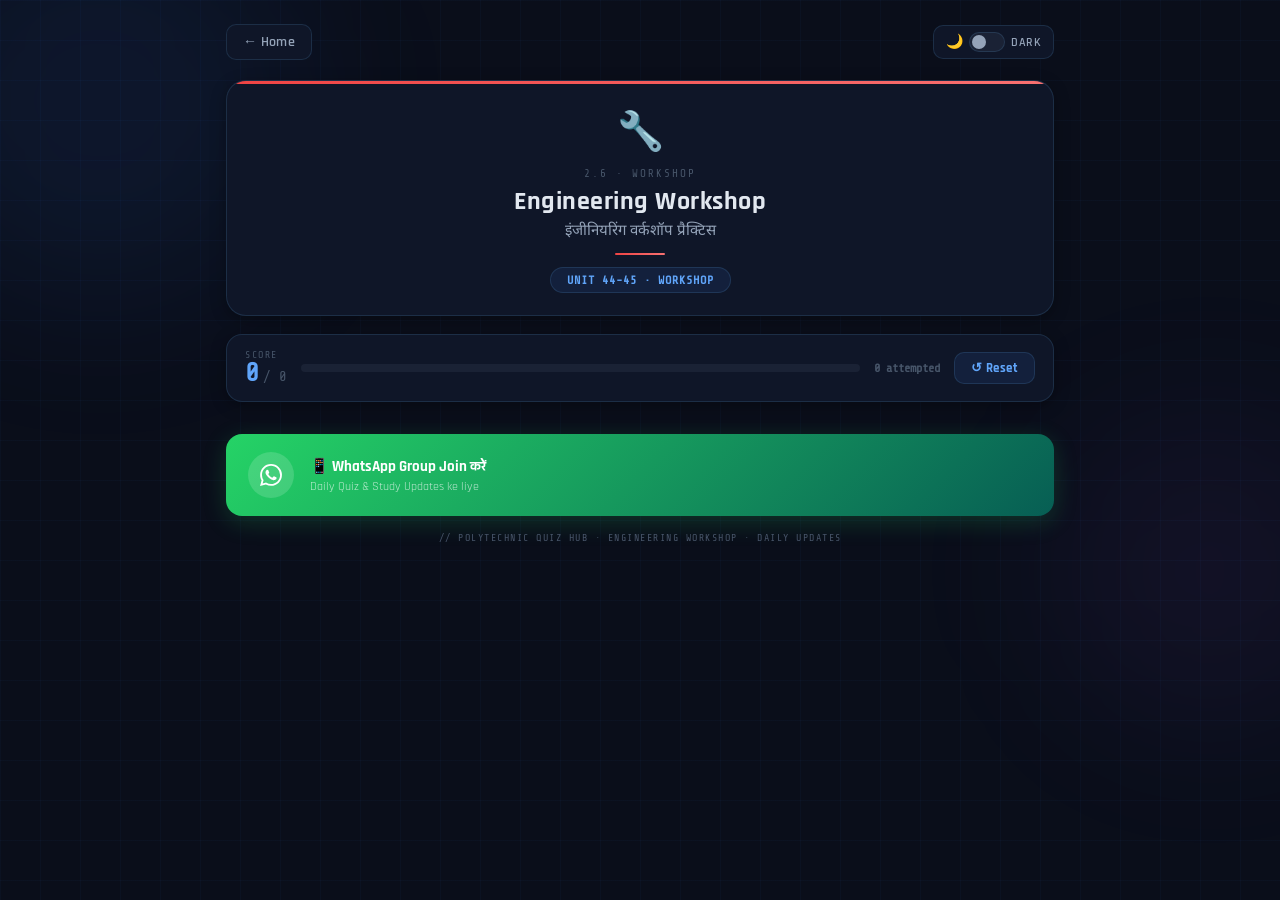
<file: workshop/index.html>
<!DOCTYPE html>
<html lang="hi">
<head>
<meta charset="UTF-8">
<meta name="viewport" content="width=device-width, initial-scale=1.0">
<title>Engineering Workshop | Polytechnic Quiz</title>
<link href="https://fonts.googleapis.com/css2?family=Rajdhani:wght@400;500;600;700&family=Noto+Sans+Devanagari:wght@400;500;700&family=Share+Tech+Mono&display=swap" rel="stylesheet">
<link rel="stylesheet" href="../style.css">
<style>
  :root { --subject-color: linear-gradient(90deg,#ef4444,#f87171); }
</style>
</head>
<body>

<div class="grid-bg"></div>
<div class="glow-orb orb1"></div>
<div class="glow-orb orb2"></div>

<div class="content">

  <!-- TOP NAV -->
  <div class="top-nav">
    <a href="../index.html" class="home-btn">← Home</a>
    <div class="nav-right">
      <div class="theme-toggle" onclick="toggleTheme()" title="Toggle Dark/Light">
        <span class="toggle-icon" id="themeIcon">🌙</span>
        <div class="toggle-track"><div class="toggle-thumb"></div></div>
        <span class="toggle-label" id="themeLabel">DARK</span>
      </div>
    </div>
  </div>

  <!-- HEADER -->
  <div class="header-box">
    <span class="header-icon">🔧</span>
    <div class="header-code" id="quizCode">2.6 · WORKSHOP</div>
    <div class="header-title-en" id="quizTitleEn">Engineering Workshop</div>
    <div class="header-title-hi" id="quizTitleHi">इंजीनियरिंग वर्कशॉप प्रैक्टिस</div>
    <div class="header-divider"></div>
    <div class="subject-pill" id="quizPill">UNIT 44-45 · WORKSHOP</div>
  </div>

  <!-- SCORE BAR -->
  <div class="score-bar">
    <div>
      <div class="score-label">Score</div>
      <div>
        <span class="score-number" id="scoreNum">0</span>
        <span class="score-total" id="totalTxt"> / 0</span>
      </div>
    </div>
    <div class="progress-outer">
      <div class="progress-inner" id="progressBar"></div>
    </div>
    <div class="attempted-txt" id="attemptedTxt">0 attempted</div>
    <button class="reset-btn" onclick="resetAll()">↺ Reset</button>
  </div>

  <!-- QUIZ CONTAINER -->
  <div id="quizContainer"></div>

  <!-- WHATSAPP -->
  <div class="wa-section">
    <a href="https://chat.whatsapp.com/GuerdAcc5kP4WAVihkO21r" class="wa-box" target="_blank" rel="noopener">
      <div class="wa-icon">
        <svg width="22" height="22" viewBox="0 0 24 24" fill="white">
          <path d="M17.472 14.382c-.297-.149-1.758-.867-2.03-.967-.273-.099-.471-.148-.67.15-.197.297-.767.966-.94 1.164-.173.199-.347.223-.644.075-.297-.15-1.255-.463-2.39-1.475-.883-.788-1.48-1.761-1.653-2.059-.173-.297-.018-.458.13-.606.134-.133.298-.347.446-.52.149-.174.198-.298.298-.497.099-.198.05-.371-.025-.52-.075-.149-.669-1.612-.916-2.207-.242-.579-.487-.5-.669-.51-.173-.008-.371-.01-.57-.01-.198 0-.52.074-.792.372-.272.297-1.04 1.016-1.04 2.479 0 1.462 1.065 2.875 1.213 3.074.149.198 2.096 3.2 5.077 4.487.709.306 1.262.489 1.694.625.712.227 1.36.195 1.871.118.571-.085 1.758-.719 2.006-1.413.248-.694.248-1.289.173-1.413-.074-.124-.272-.198-.57-.347m-5.421 7.403h-.004a9.87 9.87 0 01-5.031-1.378l-.361-.214-3.741.982.998-3.648-.235-.374a9.86 9.86 0 01-1.51-5.26c.001-5.45 4.436-9.884 9.888-9.884 2.64 0 5.122 1.03 6.988 2.898a9.825 9.825 0 012.893 6.994c-.003 5.45-4.437 9.884-9.885 9.884m8.413-18.297A11.815 11.815 0 0012.05 0C5.495 0 .16 5.335.157 11.892c0 2.096.547 4.142 1.588 5.945L.057 24l6.305-1.654a11.882 11.882 0 005.683 1.448h.005c6.554 0 11.89-5.335 11.893-11.893a11.821 11.821 0 00-3.48-8.413z"/>
        </svg>
      </div>
      <div>
        <div class="wa-title">📱 WhatsApp Group Join करें</div>
        <div class="wa-sub">Daily Quiz & Study Updates ke liye</div>
      </div>
    </a>
  </div>

  <div class="footer-note">// POLYTECHNIC QUIZ HUB · ENGINEERING WORKSHOP · DAILY UPDATES</div>

</div>

<script src="script.js"></script>
<script>
  // Theme toggle
  function toggleTheme() {
    const body = document.body;
    const isLight = body.classList.toggle('light');
    document.getElementById('themeIcon').textContent  = isLight ? '☀️' : '🌙';
    document.getElementById('themeLabel').textContent = isLight ? 'LIGHT' : 'DARK';
    localStorage.setItem('poly-theme', isLight ? 'light' : 'dark');
  }
  // Restore saved theme
  if (localStorage.getItem('poly-theme') === 'light') {
    document.body.classList.add('light');
    document.getElementById('themeIcon').textContent  = '☀️';
    document.getElementById('themeLabel').textContent = 'LIGHT';
  }
</script>

<script>
// ── THEME TOGGLE ──
function toggleTheme() {
  const isLight = document.body.classList.toggle('light');
  document.getElementById('themeIcon').textContent  = isLight ? '☀️' : '🌙';
  document.getElementById('themeLabel').textContent = isLight ? 'LIGHT' : 'DARK';
  localStorage.setItem('poly-theme', isLight ? 'light' : 'dark');
}
(function(){
  if (localStorage.getItem('poly-theme') === 'light') {
    document.body.classList.add('light');
    document.getElementById('themeIcon').textContent  = '☀️';
    document.getElementById('themeLabel').textContent = 'LIGHT';
  }
})();

// ── PARTICLE NETWORK ──
const canvas = document.getElementById('particleCanvas');
const ctx    = canvas.getContext('2d');
const COUNT  = 55;
let particles = [];
let W, H;

function resize() { W = canvas.width = window.innerWidth; H = canvas.height = window.innerHeight; }
window.addEventListener('resize', resize);
resize();

for (let i = 0; i < COUNT; i++) {
  particles.push({
    x: Math.random()*W, y: Math.random()*H,
    r: 0.8 + Math.random()*2,
    vx: (Math.random()-.5)*.38, vy: (Math.random()-.5)*.38,
    alpha: 0.15 + Math.random()*.5,
    pulse: Math.random()*Math.PI*2,
    ps: 0.008 + Math.random()*.012
  });
}

function drawParticles() {
  ctx.clearRect(0,0,W,H);
  const isLight = document.body.classList.contains('light');
  const rgb = isLight ? '37,99,235' : '99,179,237';
  const maxDist = 115;
  particles.forEach(p => {
    p.x+=p.vx; p.y+=p.vy; p.pulse+=p.ps;
    if(p.x<0)p.x=W; if(p.x>W)p.x=0;
    if(p.y<0)p.y=H; if(p.y>H)p.y=0;
    const a = p.alpha*(0.55+0.45*Math.sin(p.pulse));
    ctx.beginPath(); ctx.arc(p.x,p.y,p.r,0,Math.PI*2);
    ctx.fillStyle=`rgba(${rgb},${a})`; ctx.fill();
  });
  for(let i=0;i<COUNT;i++) {
    for(let j=i+1;j<COUNT;j++) {
      const dx=particles[i].x-particles[j].x, dy=particles[i].y-particles[j].y;
      const dist=Math.sqrt(dx*dx+dy*dy);
      if(dist<maxDist){
        const la=(1-dist/maxDist)*(isLight?.07:.13);
        ctx.beginPath(); ctx.moveTo(particles[i].x,particles[i].y);
        ctx.lineTo(particles[j].x,particles[j].y);
        ctx.strokeStyle=`rgba(${rgb},${la})`; ctx.lineWidth=.8; ctx.stroke();
      }
    }
  }
  requestAnimationFrame(drawParticles);
}
drawParticles();
</script>

</body>
</html>
</file>
<file: style.css>
*, *::before, *::after { box-sizing: border-box; margin: 0; padding: 0; }

/* ══════════════════════════════════════════
   DARK THEME (default)
══════════════════════════════════════════ */
:root {
  --bg:          #0a0e1a;
  --bg-card:     #0f1628;
  --bg-card2:    #111827;
  --bg-input:    #1a2235;
  --border:      rgba(99,179,237,0.15);
  --border-bright: rgba(99,179,237,0.4);
  --accent:      #3b82f6;
  --accent2:     #60a5fa;
  --accent-glow: rgba(59,130,246,0.25);
  --text-main:   #e2e8f0;
  --text-sub:    #94a3b8;
  --text-dim:    #475569;
  --green-correct: #22c55e;
  --green-bg:    rgba(34,197,94,0.08);
  --red-wrong:   #ef4444;
  --red-bg:      rgba(239,68,68,0.08);
  --shadow:      0 8px 32px rgba(0,0,0,0.4);
  --shadow-sm:   0 4px 16px rgba(0,0,0,0.3);
  --grid-color:  rgba(59,130,246,0.04);
  --orb1:        rgba(59,130,246,0.08);
  --orb2:        rgba(168,85,247,0.06);
  --wa-sub-color: rgba(255,255,255,0.7);
}

/* ══════════════════════════════════════════
   LIGHT THEME
══════════════════════════════════════════ */
body.light {
  --bg:          #f0f4ff;
  --bg-card:     #ffffff;
  --bg-card2:    #f8faff;
  --bg-input:    #f1f5ff;
  --border:      rgba(59,130,246,0.18);
  --border-bright: rgba(59,130,246,0.45);
  --accent:      #2563eb;
  --accent2:     #1d4ed8;
  --accent-glow: rgba(37,99,235,0.15);
  --text-main:   #0f172a;
  --text-sub:    #334155;
  --text-dim:    #64748b;
  --green-correct: #15803d;
  --green-bg:    rgba(21,128,61,0.08);
  --red-wrong:   #dc2626;
  --red-bg:      rgba(220,38,38,0.08);
  --shadow:      0 8px 32px rgba(15,23,42,0.12);
  --shadow-sm:   0 4px 16px rgba(15,23,42,0.08);
  --grid-color:  rgba(59,130,246,0.06);
  --orb1:        rgba(59,130,246,0.06);
  --orb2:        rgba(168,85,247,0.04);
  --wa-sub-color: rgba(255,255,255,0.85);
}

html { scroll-behavior: smooth; }

body {
  font-family: 'Rajdhani', 'Noto Sans Devanagari', sans-serif;
  background: var(--bg);
  min-height: 100vh;
  overflow-x: hidden;
  color: var(--text-main);
  transition: background 0.4s ease, color 0.4s ease;
}

/* ── GRID BG ── */
.grid-bg {
  position: fixed; inset: 0; z-index: 0; pointer-events: none;
  background-image:
    linear-gradient(var(--grid-color) 1px, transparent 1px),
    linear-gradient(90deg, var(--grid-color) 1px, transparent 1px);
  background-size: 40px 40px;
  transition: background-image 0.4s ease;
}
.glow-orb {
  position: fixed; border-radius: 50%; pointer-events: none; z-index: 0;
  filter: blur(80px); animation: orbFloat ease-in-out infinite alternate;
}
.orb1 { width:400px;height:400px;background:var(--orb1);top:-100px;left:-100px;animation-duration:12s; }
.orb2 { width:300px;height:300px;background:var(--orb2);bottom:20%;right:-80px;animation-duration:9s; }
@keyframes orbFloat {
  0%   { transform: translateY(0) scale(1); }
  100% { transform: translateY(-40px) scale(1.1); }
}

/* ── LAYOUT ── */
.content {
  position: relative; z-index: 2;
  max-width: 860px; margin: 0 auto;
  padding: 24px 16px 64px;
}

/* ── TOP NAV ── */
.top-nav {
  display: flex; align-items: center; justify-content: space-between;
  gap: 12px; margin-bottom: 20px; flex-wrap: wrap;
}
.home-btn {
  display: flex; align-items: center; gap: 8px;
  background: var(--bg-card);
  border: 1px solid var(--border);
  color: var(--text-sub);
  text-decoration: none;
  padding: 8px 16px; border-radius: 10px;
  font-family: 'Rajdhani', sans-serif;
  font-size: 14px; font-weight: 600;
  transition: all 0.2s ease;
  letter-spacing: 0.3px;
}
.home-btn:hover { border-color: var(--border-bright); color: var(--text-main); }

.nav-right { display: flex; align-items: center; gap: 10px; }

/* THEME TOGGLE */
.theme-toggle {
  display: flex; align-items: center; gap: 6px;
  background: var(--bg-card);
  border: 1px solid var(--border);
  border-radius: 10px;
  padding: 6px 12px;
  cursor: pointer;
  transition: all 0.2s ease;
  user-select: none;
}
.theme-toggle:hover { border-color: var(--border-bright); }
.toggle-track {
  width: 36px; height: 20px;
  background: var(--bg-input);
  border: 1px solid var(--border);
  border-radius: 20px;
  position: relative;
  transition: background 0.3s ease;
}
body.light .toggle-track { background: var(--accent); border-color: var(--accent); }
.toggle-thumb {
  position: absolute;
  top: 2px; left: 2px;
  width: 14px; height: 14px;
  background: var(--text-sub);
  border-radius: 50%;
  transition: transform 0.3s ease, background 0.3s ease;
}
body.light .toggle-thumb { transform: translateX(16px); background: #fff; }
.toggle-icon { font-size: 14px; }
.toggle-label {
  font-size: 12px; font-weight: 600;
  color: var(--text-sub);
  font-family: 'Rajdhani', sans-serif;
  letter-spacing: 0.5px;
}

/* ── HEADER BOX ── */
.header-box {
  background: var(--bg-card);
  border: 1px solid var(--border);
  border-radius: 20px;
  padding: 28px 24px 22px;
  text-align: center;
  margin-bottom: 18px;
  box-shadow: var(--shadow-sm);
  position: relative; overflow: hidden;
  transition: background 0.4s ease, border-color 0.4s ease;
}
.header-box::before {
  content: '';
  position: absolute; top: 0; left: 0; right: 0; height: 3px;
  background: var(--subject-color, linear-gradient(90deg,#3b82f6,#60a5fa));
}
.header-icon { font-size: 38px; display: block; margin-bottom: 10px; }
.header-code {
  font-family: 'Share Tech Mono', monospace;
  font-size: 11px; color: var(--text-dim);
  letter-spacing: 2px; margin-bottom: 6px;
}
.header-title-en {
  font-size: 26px; font-weight: 700;
  color: var(--text-main); line-height: 1.2; letter-spacing: 0.5px;
}
.header-title-hi {
  font-size: 15px; color: var(--text-sub); margin-top: 5px;
  font-family: 'Noto Sans Devanagari', sans-serif;
}
.header-divider {
  width: 50px; height: 2px;
  background: var(--subject-color, linear-gradient(90deg,#3b82f6,#60a5fa));
  border-radius: 2px; margin: 12px auto;
}
.subject-pill {
  display: inline-block;
  background: rgba(59,130,246,0.1);
  border: 1px solid var(--border);
  color: var(--accent2);
  font-size: 12px; font-weight: 700;
  padding: 5px 16px; border-radius: 20px;
  font-family: 'Share Tech Mono', monospace;
  letter-spacing: 1px;
}

/* ── SCORE BAR ── */
.score-bar {
  background: var(--bg-card);
  border: 1px solid var(--border);
  border-radius: 16px;
  padding: 14px 18px;
  margin-bottom: 20px;
  display: flex; align-items: center; gap: 14px; flex-wrap: wrap;
  box-shadow: var(--shadow-sm);
  position: sticky; top: 10px; z-index: 10;
  transition: background 0.4s ease, border-color 0.4s ease;
}
.score-label {
  font-family: 'Share Tech Mono', monospace;
  font-size: 10px; color: var(--text-dim);
  letter-spacing: 1.5px; text-transform: uppercase;
}
.score-number {
  font-size: 26px; font-weight: 700;
  color: var(--accent2);
  font-family: 'Share Tech Mono', monospace;
  line-height: 1;
}
.score-total { font-size: 14px; color: var(--text-dim); font-family: 'Share Tech Mono', monospace; }
.progress-outer {
  flex: 1; min-width: 160px; height: 8px;
  background: var(--bg-input); border-radius: 8px; overflow: hidden;
}
.progress-inner {
  height: 100%; width: 0%;
  background: linear-gradient(90deg, var(--accent), var(--accent2));
  border-radius: 8px; transition: width 0.4s ease;
}
.attempted-txt {
  font-size: 12px; font-weight: 600;
  color: var(--text-dim);
  font-family: 'Share Tech Mono', monospace;
}
.reset-btn {
  background: rgba(59,130,246,0.1);
  border: 1px solid var(--border);
  color: var(--accent2);
  padding: 7px 16px; border-radius: 10px;
  font-size: 13px; font-weight: 700;
  cursor: pointer;
  font-family: 'Rajdhani', sans-serif; letter-spacing: 0.5px;
  transition: all 0.2s ease;
}
.reset-btn:hover { background: rgba(59,130,246,0.2); border-color: var(--accent); }

/* ── SECTION LABEL ── */
.section-label {
  display: flex; align-items: center; gap: 10px;
  margin: 28px 0 14px;
}
.sec-line { flex:1; height:1px; background: var(--border); }
.sec-text {
  font-family: 'Share Tech Mono', monospace;
  font-size: 10px; color: var(--accent2);
  letter-spacing: 2px; text-transform: uppercase; white-space: nowrap;
}
.divider { height:1px; background:var(--border); margin: 24px 0; }

/* ── QUESTION CARD ── */
.q-card {
  background: var(--bg-card);
  border: 1px solid var(--border);
  border-radius: 16px; padding: 22px;
  margin-bottom: 14px;
  box-shadow: var(--shadow-sm);
  transition: transform 0.3s ease, box-shadow 0.3s ease, background 0.4s ease, border-color 0.4s ease;
}
.q-card:hover { transform: translateY(-2px); box-shadow: var(--shadow); border-color: var(--border-bright); }

.q-header { display:flex; gap:14px; margin-bottom:16px; align-items:flex-start; }
.q-num {
  background: linear-gradient(135deg, var(--accent), var(--accent2));
  color: #fff; font-size:16px; font-weight:700;
  width:38px; height:38px; border-radius:10px;
  display:flex; align-items:center; justify-content:center;
  flex-shrink:0; font-family:'Share Tech Mono',monospace;
  box-shadow: 0 4px 12px var(--accent-glow);
}
.q-text-wrap { flex:1; }
.q-hindi { font-size:16px; font-weight:600; color:var(--text-main); line-height:1.5; margin-bottom:5px; }
.q-english { font-size:13px; color:var(--text-sub); font-style:italic; line-height:1.4; font-family:'Rajdhani',sans-serif; }

/* ── OPTIONS ── */
.options-grid { display:grid; grid-template-columns:repeat(auto-fit,minmax(190px,1fr)); gap:10px; margin-bottom:14px; }
.opt-btn {
  background: var(--bg-input);
  border: 1px solid var(--border);
  padding:12px 16px; border-radius:12px;
  font-size:14px; font-weight:600;
  color:var(--text-main); cursor:pointer;
  transition:all 0.2s ease; text-align:left;
  font-family:'Noto Sans Devanagari','Rajdhani',sans-serif;
}
.opt-btn:hover:not(:disabled) { border-color:var(--accent); background:rgba(59,130,246,0.08); transform:translateY(-1px); }
.opt-btn.correct { background:var(--green-bg); border:1.5px solid var(--green-correct); color:var(--green-correct); font-weight:700; cursor:default; }
.opt-btn.wrong   { background:var(--red-bg);   border:1.5px solid var(--red-wrong);   color:var(--red-wrong);   font-weight:700; cursor:default; }
.opt-btn:disabled { cursor:default; opacity:0.65; }

/* ── ANSWER REVEAL ── */
.answer-reveal {
  max-height:0; overflow:hidden;
  transition:max-height 0.4s ease, padding 0.4s ease, margin 0.4s ease;
  background:var(--green-bg);
  border-left:3px solid var(--green-correct);
  border-radius:10px;
}
.answer-reveal.show { max-height:300px; padding:14px; margin-top:12px; }
.ans-label {
  font-family:'Share Tech Mono',monospace;
  font-size:10px; font-weight:700; color:var(--green-correct);
  letter-spacing:1.5px; text-transform:uppercase; margin-bottom:6px;
}
.ans-text { font-size:15px; font-weight:700; color:var(--text-main); margin-bottom:6px; }
.ans-note { font-size:12.5px; color:var(--text-sub); line-height:1.5; font-style:italic; }

/* ── WHATSAPP ── */
.wa-section { margin-top:32px; }
.wa-box {
  display:flex; align-items:center; gap:16px;
  background:linear-gradient(135deg,#25d366,#075e54);
  color:white; padding:18px 22px; border-radius:16px;
  text-decoration:none;
  transition:transform 0.3s ease, box-shadow 0.3s ease;
  box-shadow:0 6px 24px rgba(37,211,102,0.2);
}
.wa-box:hover { transform:translateY(-3px); box-shadow:0 10px 36px rgba(37,211,102,0.3); }
.wa-icon { width:46px;height:46px;background:rgba(255,255,255,0.15);border-radius:50%;display:flex;align-items:center;justify-content:center;flex-shrink:0; }
.wa-title { font-size:15px; font-weight:700; }
.wa-sub { font-size:12px; color:var(--wa-sub-color); margin-top:3px; font-family:'Rajdhani',sans-serif; }

.footer-note {
  text-align:center;
  font-family:'Share Tech Mono',monospace;
  font-size:10px; color:var(--text-dim);
  letter-spacing:1.5px; margin-top:16px;
}

/* ── ANIMATIONS ── */
.q-card { animation: fadeUp 0.4s ease both; }
@keyframes fadeUp {
  from { opacity:0; transform:translateY(16px); }
  to   { opacity:1; transform:translateY(0); }
}

@media (max-width:500px) {
  .header-title-en { font-size:20px; }
  .options-grid { grid-template-columns:1fr; }
  .score-bar { gap:10px; }
}
</file>
